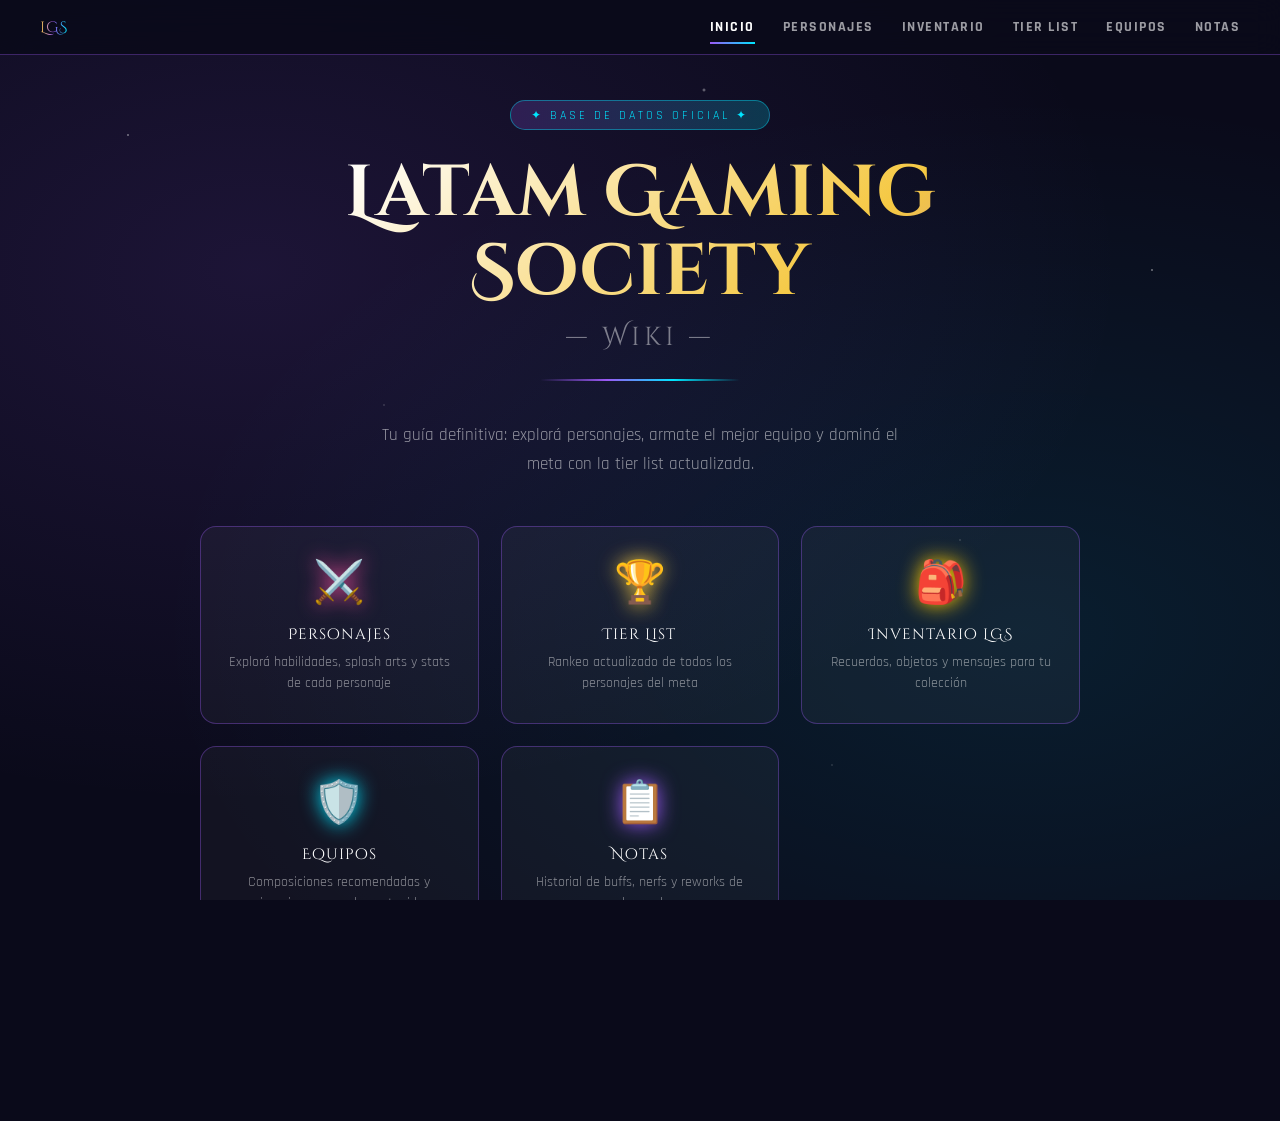
<file: index.html>
<!DOCTYPE html>
<html lang="es">
<head>
<meta charset="UTF-8">
<meta name="viewport" content="width=device-width, initial-scale=1.0">
<title>LGS Wiki</title>
<link rel="stylesheet" href="css/styles.css">
</head>
<body data-page="home">
<div class="bg-layer"></div>
<script src="js/nav.js"></script>
<div class="home-wrap">
  <div class="hero-badge">✦ Base de Datos Oficial ✦</div>
  <h1 class="hero-title">Latam Gaming<br>Society</h1>
  <p class="hero-sub">— Wiki —</p>
  <div class="hero-divider"></div>
  <p class="hero-desc">Tu guía definitiva: explorá personajes, armate el mejor equipo y dominá el meta con la tier list actualizada.</p>
  <div class="home-cards">
    <div class="home-card c-chars" onclick="goTo('personajes')">
      <span class="hcard-icon">⚔️</span>
      <div class="hcard-title">Personajes</div>
      <div class="hcard-desc">Explorá habilidades, splash arts y stats de cada personaje</div>
    </div>
    <div class="home-card c-tier" onclick="goTo('tierlist')">
      <span class="hcard-icon">🏆</span>
      <div class="hcard-title">Tier List</div>
      <div class="hcard-desc">Rankeo actualizado de todos los personajes del meta</div>
    </div>
    <div class="home-card c-inventario" onclick="goTo('inventario')">
      <span class="hcard-icon">🎒</span>
      <div class="hcard-title">Inventario LGS</div>
      <div class="hcard-desc">Recuerdos, objetos y mensajes para tu colección</div>
    </div>
    <div class="home-card c-teams" onclick="goTo('equipos')">
      <span class="hcard-icon">🛡️</span>
      <div class="hcard-title">Equipos</div>
      <div class="hcard-desc">Composiciones recomendadas y sinergias para cada contenido</div>
    </div>
    <div class="home-card c-notas" onclick="goTo('notas')">
      <span class="hcard-icon">📋</span>
      <div class="hcard-title">Notas</div>
      <div class="hcard-desc">Historial de buffs, nerfs y reworks de cada parche</div>
    </div>
  </div>
  <div class="home-stats">
    <div><div class="hstat-num">2</div><div class="hstat-label">Personajes</div></div>
    <div><div class="hstat-num">5</div><div class="hstat-label">Secciones</div></div>
    <div><div class="hstat-num">∞</div><div class="hstat-label">Builds</div></div>
  </div>
</div>
<script src="js/scripts.js" defer></script>
<div id="global-tooltip"></div>
</body>
</html>
</file>
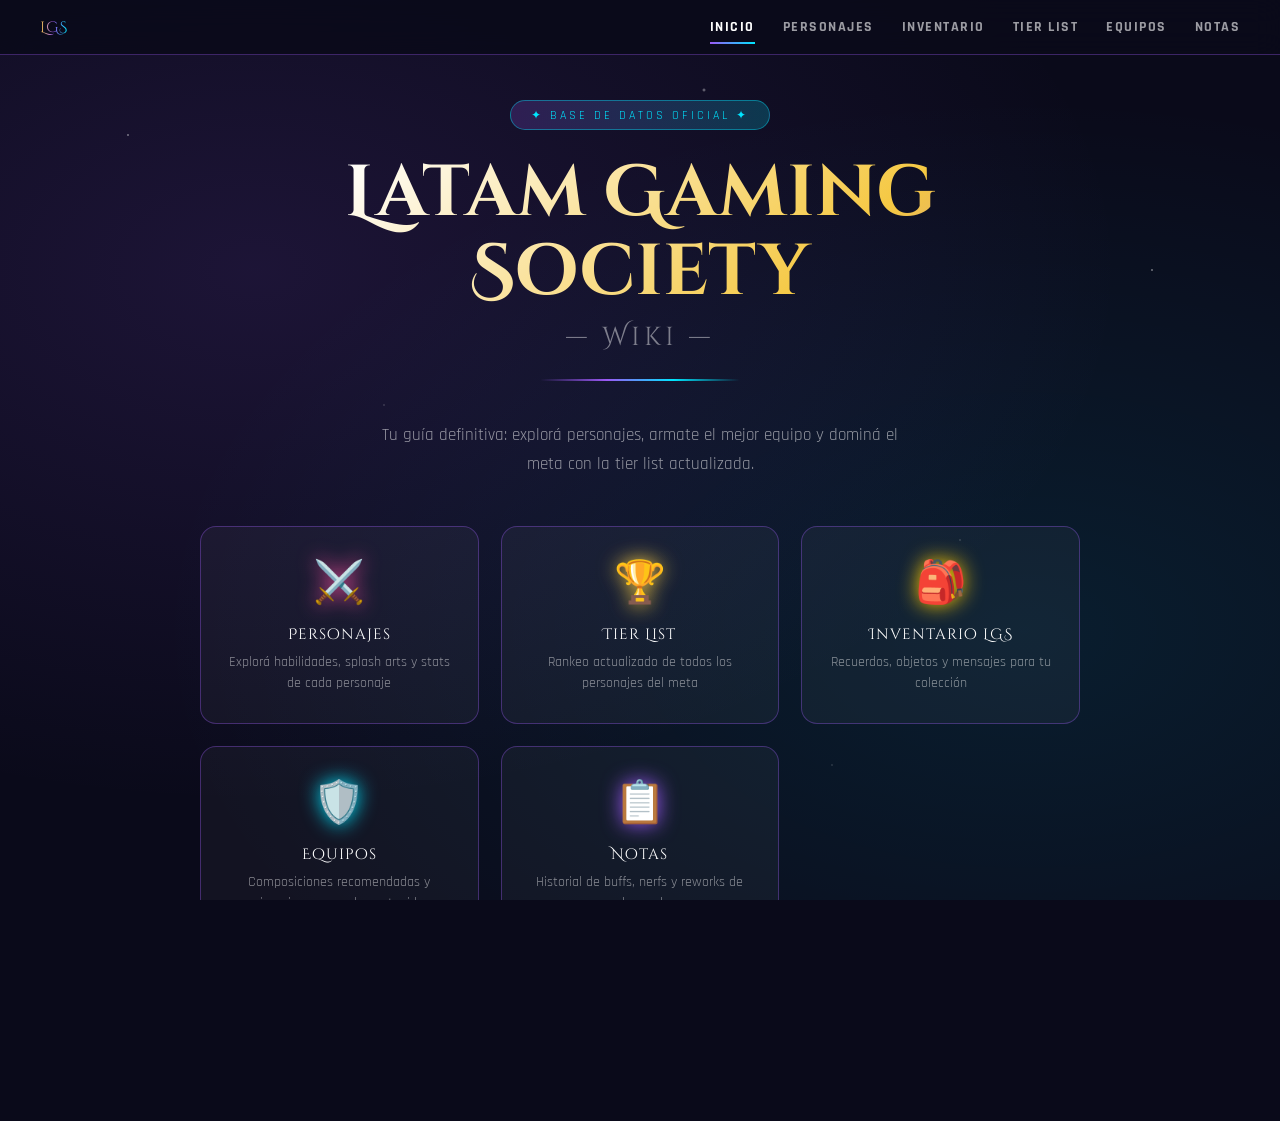
<file: LGS-WIKI-main/index.html>
<!DOCTYPE html>
<html lang="es">
<head>
<meta charset="UTF-8">
<meta name="viewport" content="width=device-width, initial-scale=1.0">
<title>LGS Wiki</title>
<link rel="stylesheet" href="styles.css">
</head>
<body data-page="home">
<div class="bg-layer"></div>
<nav>
  <div class="nav-logo" onclick="goTo('home')">LGS</div>
  <button class="nav-hamburger" id="nav-hamburger" aria-label="Menú">
    <span></span><span></span><span></span>
  </button>
  <div class="nav-links" id="nav-links">
    <button class="nav-btn" data-page="home"       onclick="goTo('home');closeMenu()">Inicio</button>
    <button class="nav-btn" data-page="personajes" onclick="goTo('personajes');closeMenu()">Personajes</button>
    <button class="nav-btn" data-page="inventario" onclick="goTo('inventario');closeMenu()">Inventario</button>
    <button class="nav-btn" data-page="tierlist"   onclick="goTo('tierlist');closeMenu()">Tier List</button>
    <button class="nav-btn" data-page="equipos"    onclick="goTo('equipos');closeMenu()">Equipos</button>
    <button class="nav-btn" data-page="notas"      onclick="goTo('notas');closeMenu()">Notas</button>
  </div>
</nav>
<div class="home-wrap">
  <div class="hero-badge">✦ Base de Datos Oficial ✦</div>
  <h1 class="hero-title">Latam Gaming<br>Society</h1>
  <p class="hero-sub">— Wiki —</p>
  <div class="hero-divider"></div>
  <p class="hero-desc">Tu guía definitiva: explorá personajes, armate el mejor equipo y dominá el meta con la tier list actualizada.</p>
  <div class="home-cards">
    <div class="home-card c-chars" onclick="goTo('personajes')">
      <span class="hcard-icon">⚔️</span>
      <div class="hcard-title">Personajes</div>
      <div class="hcard-desc">Explorá habilidades, splash arts y stats de cada personaje</div>
    </div>
    <div class="home-card c-tier" onclick="goTo('tierlist')">
      <span class="hcard-icon">🏆</span>
      <div class="hcard-title">Tier List</div>
      <div class="hcard-desc">Rankeo actualizado de todos los personajes del meta</div>
    </div>
    <div class="home-card c-inventario" onclick="goTo('inventario')">
      <span class="hcard-icon">🎒</span>
      <div class="hcard-title">Inventario LGS</div>
      <div class="hcard-desc">Recuerdos, objetos y mensajes para tu colección</div>
    </div>
    <div class="home-card c-teams" onclick="goTo('equipos')">
      <span class="hcard-icon">🛡️</span>
      <div class="hcard-title">Equipos</div>
      <div class="hcard-desc">Composiciones recomendadas y sinergias para cada contenido</div>
    </div>
    <div class="home-card c-notas" onclick="goTo('notas')">
      <span class="hcard-icon">📋</span>
      <div class="hcard-title">Notas</div>
      <div class="hcard-desc">Historial de buffs, nerfs y reworks de cada parche</div>
    </div>
  </div>
  <div class="home-stats">
    <div><div class="hstat-num">2</div><div class="hstat-label">Personajes</div></div>
    <div><div class="hstat-num">5</div><div class="hstat-label">Secciones</div></div>
    <div><div class="hstat-num">∞</div><div class="hstat-label">Builds</div></div>
  </div>
</div>
<script src="scripts.js" defer></script>
</body>
</html>
</file>
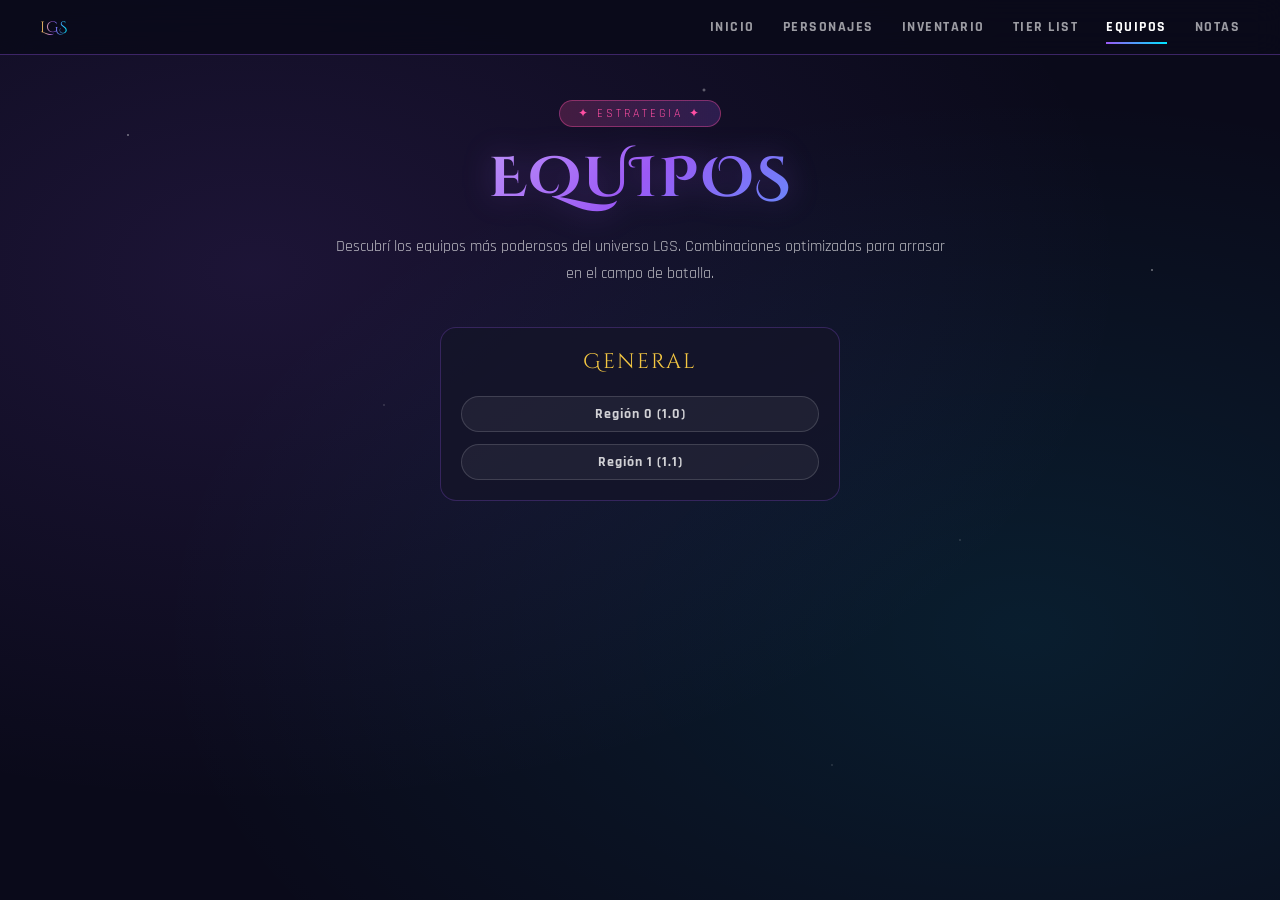
<file: equipos.html>
<!DOCTYPE html>
<html lang="es">
<head>
<meta charset="UTF-8">
<meta name="viewport" content="width=device-width, initial-scale=1.0">
<title>Equipos · LGS Wiki</title>
<link rel="stylesheet" href="css/styles.css">
<style>
/* ── EQUIPOS WRAP ── */
.equipos-wrap{
  position:relative;z-index:1;
  max-width:1100px;margin:100px auto 60px;padding:0 20px;
}
.equipos-intro{
  position:relative;z-index:2;
  text-align:center;margin-bottom:40px;
}
.equipos-desc{
  color:rgba(255,255,255,.7);
  font-size:1rem;line-height:1.7;max-width:620px;margin:16px auto 24px;
}
.equipos-version{
  display:inline-block;
  background:linear-gradient(90deg,rgba(155,89,245,.2),rgba(0,229,255,.2));
  border:1px solid rgba(0,229,255,.35);border-radius:20px;padding:6px 22px;
  font-family:'Cinzel Decorative',cursive;font-size:.78rem;letter-spacing:2px;color:var(--cyan);
}

/* ── SELECTOR DE REGIÓN ── */
.selector-grid {
  display: flex;
  flex-wrap: wrap;
  gap: 30px;
  justify-content: center;
  margin-bottom: 40px;
}
.general-col {
  flex: 1;
  min-width: 250px;
  max-width: 400px;
  background: rgba(20,20,40,0.8);
  border: 1px solid rgba(155,89,245,0.25);
  border-radius: 16px;
  padding: 20px;
  display: flex;
  flex-direction: column;
  align-items: center;
  gap: 12px;
}
.general-title {
  font-family: 'Cinzel Decorative', cursive;
  font-size: 1.3rem;
  color: var(--gold);
  letter-spacing: 2px;
  margin-bottom: 8px;
  text-align: center;
}
.region-btn {
  width: 100%;
  background: rgba(255,255,255,0.05);
  border: 1px solid rgba(255,255,255,0.15);
  border-radius: 20px;
  padding: 8px 16px;
  font-size: 0.85rem;
  font-weight: 700;
  color: rgba(255,255,255,0.8);
  cursor: pointer;
  transition: all 0.2s;
  font-family: 'Rajdhani', sans-serif;
  letter-spacing: 1px;
}
.region-btn:hover {
  background: rgba(155,89,245,0.2);
  border-color: var(--violet);
  color: #fff;
}

/* ── BARRA DE NAVEGACIÓN INTERNA ── */
.back-bar {
  display: flex;
  align-items: center;
  gap: 10px;
  margin-bottom: 20px;
}
.back-btn {
  background: rgba(255,255,255,0.05);
  border: 1px solid rgba(155,89,245,0.3);
  border-radius: 20px;
  padding: 6px 16px;
  font-size: 0.8rem;
  font-weight: 700;
  color: var(--violet);
  cursor: pointer;
  transition: background 0.2s;
  font-family: 'Rajdhani', sans-serif;
  letter-spacing: 1px;
}
.back-btn:hover {
  background: rgba(155,89,245,0.2);
}
.active-selection {
  font-size: 0.9rem;
  color: rgba(255,255,255,0.6);
  font-weight: 600;
}

/* ── REGLAS (se muestra dinámicamente) ── */
.reglas-box {
  background: rgba(0,229,255,0.08);
  border: 1px solid rgba(0,229,255,0.25);
  border-radius: 14px;
  padding: 18px 22px;
  margin-bottom: 28px;
  color: rgba(255,255,255,0.8);
  font-size: 0.9rem;
  line-height: 1.7;
}
.reglas-box strong {
  color: var(--cyan);
}

/* ── LISTA DE EQUIPOS ── */
#equipos-list {
  display: none;
}
.equipo-card{
  background: rgba(10,10,20,0.85);
  border:1px solid rgba(155,89,245,0.35);
  border-radius:14px;
  padding:16px 20px;
  margin-bottom:14px;
  display:flex;
  align-items:center;
  gap:20px;
  transition:border-color .3s,box-shadow .3s;
}
.equipo-card:hover{
  border-color:var(--violet);
  box-shadow:0 6px 20px rgba(0,0,0,.5);
}
.equipo-num{
  font-family:'Cinzel Decorative',cursive;
  font-size:.75rem;color:rgba(255,255,255,.25);
  width:24px;flex-shrink:0;text-align:center;
}
.equipo-chars{display:flex;gap:10px;flex-shrink:0;}

/* NUEVA BARRA DE DAÑO */
.equipo-dmg-bar{
  width:200px;flex-shrink:0;
  display:flex;flex-direction:column;align-items:center;gap:6px;
}
.dmg-top-row {
  display: flex;
  align-items: baseline;
  justify-content: center;
  gap: 12px;
  width: 100%;
}
.dmg-percent{
  font-size:1.3rem;font-weight:900;color:var(--gold);
}
.dmg-number{
  font-size:1.4rem;font-weight:900;color:#fff;
  line-height:1;
}
.dmg-number small {
  font-size:0.7rem;
  font-weight:600;
  color:rgba(255,255,255,0.5);
  margin-left:4px;
}
.bar-bg{width:100%;height:8px;background:rgba(255,255,255,.07);border-radius:4px;overflow:hidden;}
.bar-fill{height:100%;background:linear-gradient(90deg,var(--cyan),var(--violet));border-radius:4px;}

/* Tarjetas de personajes */
.eq-card{
  width:105px;background:rgba(255,255,255,.04);border:1px solid rgba(255,255,255,.1);
  border-radius:10px;overflow:hidden;display:flex;flex-direction:column;flex-shrink:0;
}
.eq-card-art{width:100%;height:80px;position:relative;overflow:hidden;}
.eq-card-art img{width:100%;height:100%;object-fit:cover;object-position:top center;display:block;}
.eq-card-art-bg{width:100%;height:100%;display:flex;align-items:center;justify-content:center;
  font-size:1.1rem;color:rgba(255,255,255,.15);}
.eq-card-elem{position:absolute;top:5px;left:5px;width:9px;height:9px;
  border-radius:50%;border:1px solid rgba(255,255,255,.3);z-index:2;}
.eq-card-body{padding:5px 6px;background:rgba(10,10,26,.85);
  border-top:1px solid rgba(255,255,255,.06);text-align:center;}
.eq-card-name{font-family:'Cinzel Decorative',cursive;font-size:.58rem;color:#fff;
  white-space:nowrap;overflow:hidden;text-overflow:ellipsis;}
.eq-card-elname{font-size:.5rem;color:rgba(255,255,255,.35);letter-spacing:1px;margin-top:1px;}

/* Responsive */
@media(max-width:700px){
  .selector-grid {
    flex-direction: column;
    align-items: center;
  }
  .general-col {
    width: 100%;
    max-width: 400px;
  }
  .equipo-card{flex-wrap:wrap;}
  .equipo-dmg-bar{
    width:100%;
    flex-direction:row;
    justify-content:space-between;
    align-items:center;
    gap:10px;
  }
  .dmg-top-row {
    flex-direction: row;
    justify-content: flex-start;
    gap: 10px;
    width: auto;
  }
  .bar-bg{flex:1;margin:0 8px;}
  .eq-card{width:84px;}
  .eq-card-art{height:66px;}
}
</style>
</head>
<body data-page="equipos">
<div class="bg-layer"></div>
<script src="js/nav.js"></script>

<div class="equipos-wrap">
  <div class="equipos-intro">
    <div class="section-badge">✦ Estrategia ✦</div>
    <h1 class="section-title">Equipos</h1>
    <p class="equipos-desc">Descubrí los equipos más poderosos del universo LGS. Combinaciones optimizadas para arrasar en el campo de batalla.</p>
  </div>

  <!-- PANEL DE SELECCIÓN -->
  <div id="selector-panel">
    <div class="selector-grid">
      <div class="general-col">
        <div class="general-title">General</div>
        <button class="region-btn" data-region="1.0">Región 0 (1.0)</button>
        <button class="region-btn" data-region="1.1">Región 1 (1.1)</button>
      </div>
    </div>
  </div>

  <!-- BARRA DE RETORNO + INFO DE SELECCIÓN -->
  <div id="nav-bar" style="display: none;">
    <div class="back-bar">
      <button class="back-btn" id="back-btn">← Volver a selección</button>
      <span class="active-selection" id="active-selection-text"></span>
    </div>
    <div id="reglas-container"></div>
  </div>

  <!-- LISTA DE EQUIPOS (se llena dinámicamente) -->
  <div id="equipos-list"></div>
</div>

<script src="data/personajes-data.js" defer></script>
<script src="data/equipos-data.js" defer></script>
<script src="js/scripts.js" defer></script>
<div id="global-tooltip"></div>

<script defer>
let currentSelection = null;

// ════════════════════════════════════════
// FUNCIONES DE RENDER DE EQUIPOS
// ════════════════════════════════════════
function renderEquipos(equipos) {
  const container = document.getElementById('equipos-list');
  if (!container) return;

  if (!equipos || equipos.length === 0) {
    container.innerHTML = '<p style="text-align:center; color:rgba(255,255,255,0.4);">No hay equipos disponibles para esta selección.</p>';
    container.style.display = 'block';
    return;
  }

  const DAMAGE_BASE = equipos.length >= 5 ? equipos[4].dmg : equipos[0].dmg;

  container.innerHTML = equipos.map((equipo, idx) => {
    const porcentaje = Math.round((equipo.dmg / DAMAGE_BASE) * 100);
    const relativo   = porcentaje - 100;
    const signo      = relativo >= 0 ? '+' : '';
    const barWidth   = Math.min(100, Math.max(0, porcentaje));

    const charsHTML = equipo.chars.map(id => {
      const c = CHARS.find(x => x.id === id);
      if (!c) {
        return `<div class="eq-card">
          <div class="eq-card-art">
            <div class="eq-card-art-bg">?</div>
          </div>
        </div>`;
      }
      const el = EC[c.element];
      const imgSrc = CARTA_IMG[id] || c.art;
      const artHtml = imgSrc
        ? `<img src="${imgSrc}" alt="${c.name}">`
        : `<div class="eq-card-art-bg" style="background:${GRAD[c.element]};"></div>`;
      return `
        <div class="eq-card">
          <div class="eq-card-art">
            ${artHtml}
            <div class="eq-card-elem" style="background:${el.color};box-shadow:0 0 5px ${el.color};"></div>
          </div>
          <div class="eq-card-body">
            <div class="eq-card-name">${c.name}</div>
            <div class="eq-card-elname">${el.label}</div>
          </div>
        </div>`;
    }).join('');

    return `
      <div class="equipo-card">
        <div class="equipo-num">#${idx + 1}</div>
        <div class="equipo-chars">${charsHTML}</div>
        <div class="equipo-dmg-bar">
          <div class="dmg-top-row">
            <span class="dmg-percent" style="color:${relativo > 0 ? '#69f0ae' : (relativo < 0 ? '#ff5252' : 'var(--gold)')}">${signo}${relativo}%</span>
            <span class="dmg-number">${equipo.dmg.toLocaleString()}<small>DMG</small></span>
          </div>
          <div class="bar-bg"><div class="bar-fill" style="width:${barWidth}%"></div></div>
        </div>
      </div>`;
  }).join('');

  container.style.display = 'block';
}

// ════════════════════════════════════════
// MANEJO DE LA INTERFAZ
// ════════════════════════════════════════
document.addEventListener('DOMContentLoaded', () => {
  const selectorPanel = document.getElementById('selector-panel');
  const navBar = document.getElementById('nav-bar');
  const equiposList = document.getElementById('equipos-list');
  const reglasContainer = document.getElementById('reglas-container');
  const backBtn = document.getElementById('back-btn');
  const activeText = document.getElementById('active-selection-text');

  document.querySelectorAll('.region-btn').forEach(btn => {
    btn.addEventListener('click', () => {
      const region = btn.dataset.region;
      const equipos = DATA_EQUIPOS[region] || [];

      currentSelection = { region };
      activeText.textContent = `General · Región ${region}`;

      // Mostrar reglas para ambas regiones
      reglasContainer.innerHTML = REGLAS_GENERAL;

      selectorPanel.style.display = 'none';
      navBar.style.display = 'block';
      equiposList.style.display = 'block';

      renderEquipos(equipos);
    });
  });

  backBtn.addEventListener('click', () => {
    selectorPanel.style.display = 'block';
    navBar.style.display = 'none';
    equiposList.style.display = 'none';
    equiposList.innerHTML = '';
    reglasContainer.innerHTML = '';
    currentSelection = null;
  });
});
</script>
</body>
</html>
</file>
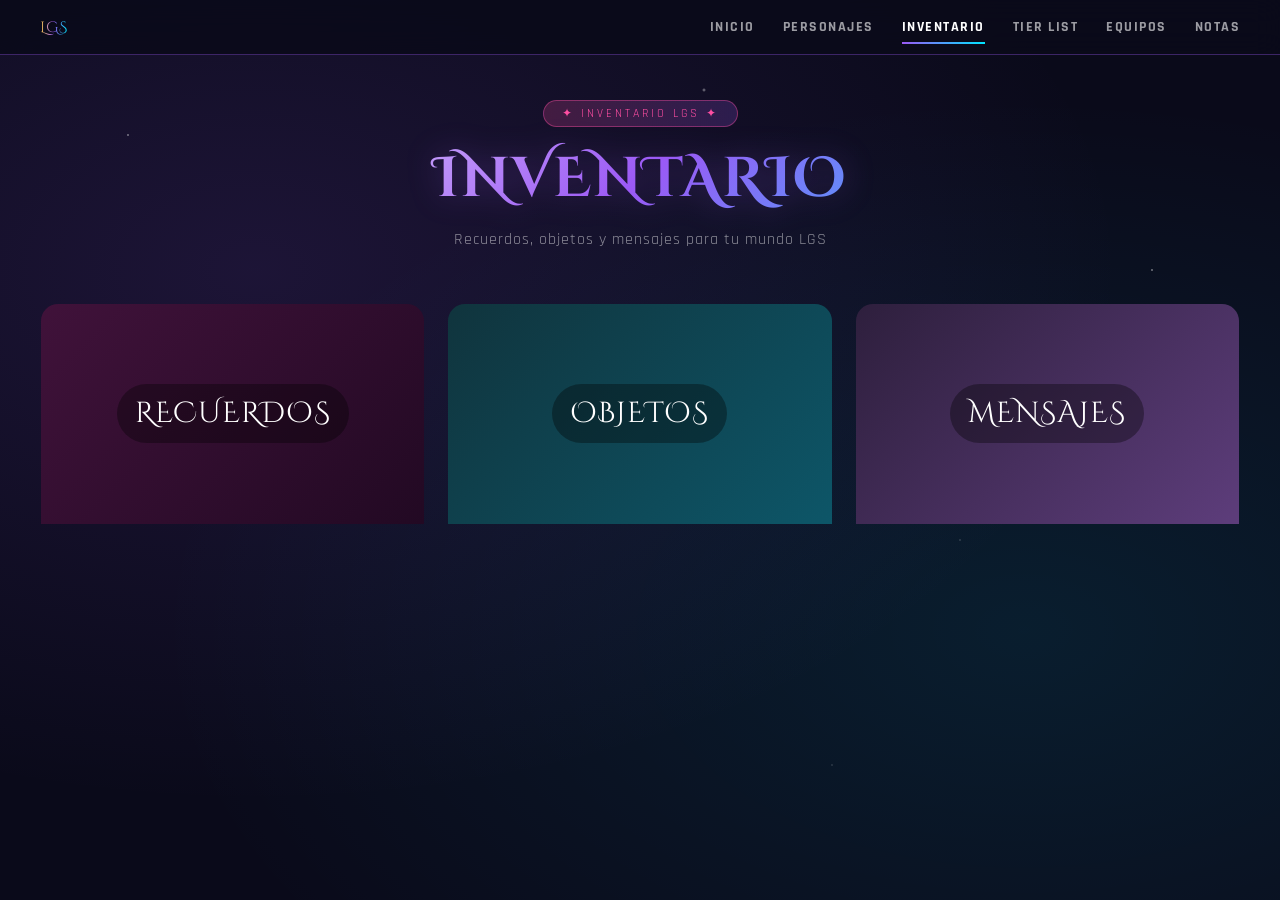
<file: inventario.html>
<!DOCTYPE html>
<html lang="es">
<head>
<meta charset="UTF-8">
<meta name="viewport" content="width=device-width, initial-scale=1.0">
<title>Inventario LGS · LGS Wiki</title>
<link rel="stylesheet" href="css/styles.css">
</head>
<body data-page="inventario">
<div class="bg-layer"></div>
<script src="js/nav.js"></script>
<div class="inventory-wrap">
  <div class="section-header">
    <div class="section-badge">✦ Inventario LGS ✦</div>
    <h2 class="section-title">Inventario</h2>
    <p class="section-sub">Recuerdos, objetos y mensajes para tu mundo LGS</p>
  </div>
  <div class="inventory-grid">
    <article class="inventory-card">
      <div class="inventory-card-media inventory-card-media-recuerdos">
        <span>Recuerdos</span>
      </div>
      <div class="inventory-card-body">
        <div class="inventory-card-title">Recuerdos</div>
        <p class="inventory-card-desc">Espacio para colocar imágenes de momentos clave, eventos y colecciones de recuerdos dentro del universo LGS.</p>
        <div class="inventory-card-notice">Añade aquí banners, capturas o ilustraciones relacionadas con tus recuerdos.</div>
      </div>
    </article>
    <article class="inventory-card">
      <div class="inventory-card-media inventory-card-media-objetos">
        <span>Objetos</span>
      </div>
      <div class="inventory-card-body">
        <div class="inventory-card-title">Objetos</div>
        <p class="inventory-card-desc">Lugar para subir imágenes de objetos especiales, ítems de colección y equipamiento de tu inventario.</p>
        <div class="inventory-card-notice">Perfecto para inventario de rarezas, objetos de evento o decoración temática.</div>
      </div>
    </article>
    <article class="inventory-card" onclick="goTo('mensajes')" style="cursor:pointer;">
      <div class="inventory-card-media inventory-card-media-mensajes">
        <span>Mensajes</span>
      </div>
      <div class="inventory-card-body">
        <div class="inventory-card-title">Mensajes</div>
        <p class="inventory-card-desc">Sección para chatear con otros usuarios, responder mensajes y compartir contenido social.</p>
        <div class="inventory-card-notice">¡Foro comunitario en tiempo real!</div>
      </div>
    </article>
  </div>
</div>
<script src="js/scripts.js" defer></script>
<div id="global-tooltip"></div>
</body>
</html>
</file>
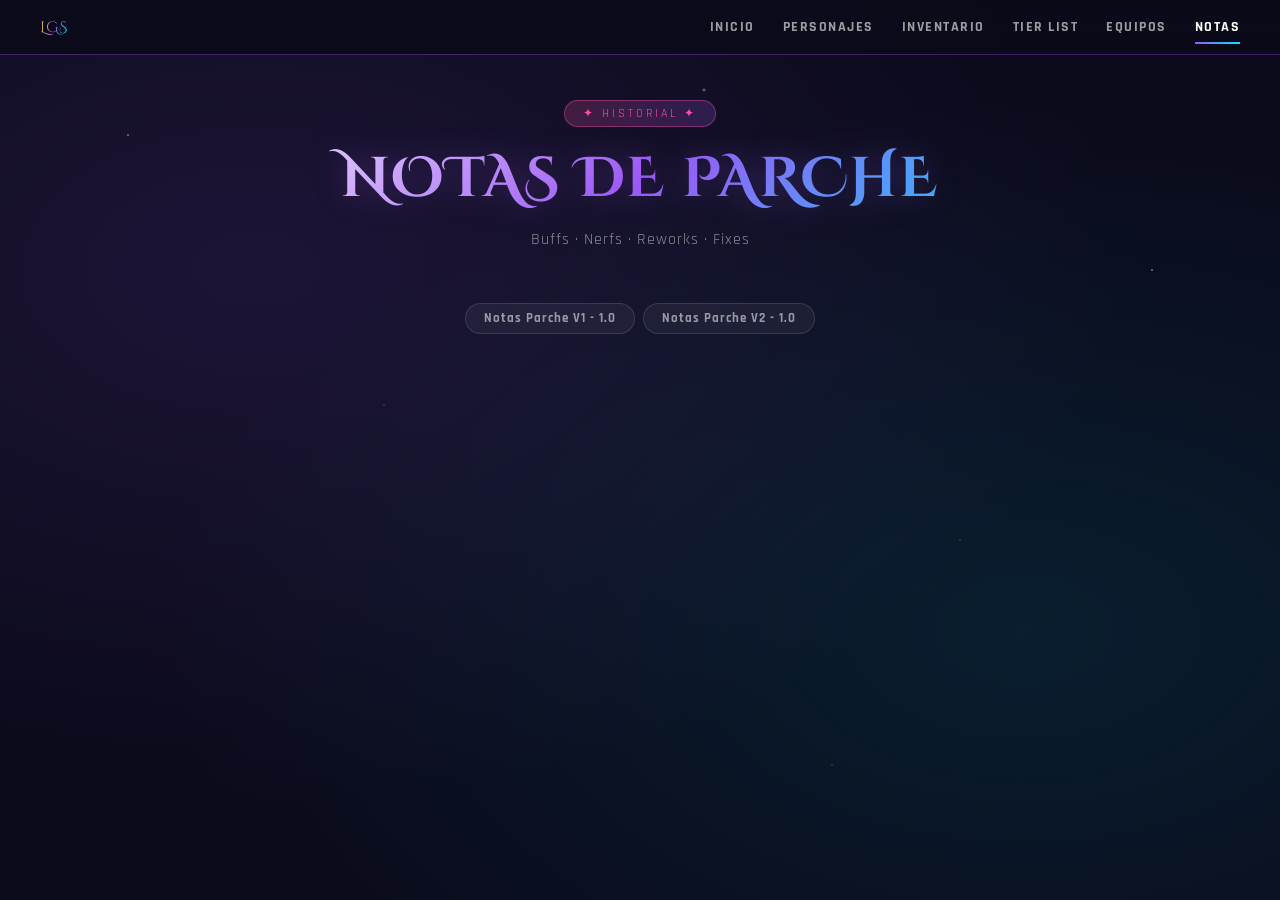
<file: notas.html>
<!DOCTYPE html>
<html lang="es">
<head>
<meta charset="UTF-8">
<meta name="viewport" content="width=device-width, initial-scale=1.0">
<title>LGS Wiki – Notas de Parche</title>
<link rel="stylesheet" href="css/styles.css">
<style>
/* ── Versiones selector ── */
.patch-wrap{position:relative;z-index:1;padding:100px 40px 60px;max-width:1100px;margin:0 auto;}

.version-tabs{display:flex;flex-wrap:wrap;gap:8px;margin-bottom:36px;justify-content:center;}
.vtab{background:rgba(255,255,255,.05);border:1px solid rgba(255,255,255,.12);border-radius:20px;
  padding:6px 18px;font-size:.82rem;font-weight:700;cursor:pointer;transition:all .22s;
  color:rgba(255,255,255,.55);letter-spacing:1px;font-family:'Rajdhani',sans-serif;}
.vtab:hover{border-color:rgba(155,89,245,.5);color:#fff;}
.vtab.active{background:rgba(155,89,245,.22);border-color:var(--violet);color:#fff;}

/* ════════════════════════════════════════
   ESTILOS DEL MODAL (GENÉRICO)
════════════════════════════════════════ */
.tl-modal-overlay {
  position: fixed; inset: 0; z-index: 1000;
  background: rgba(0,0,0,.85); backdrop-filter: blur(6px);
  display: flex; align-items: center; justify-content: center;
  opacity: 0; pointer-events: none; transition: opacity .25s;
}
.tl-modal-overlay.open { opacity: 1; pointer-events: all; }

.tl-modal-card {
  width: 520px; max-width: 94vw;
  background: #0f0f24;
  border: 1px solid rgba(155,89,245,.4);
  border-radius: 16px; overflow: hidden;
  position: relative;
  transform: translateY(20px);
  transition: transform .25s;
}
.tl-modal-overlay.open .tl-modal-card { transform: translateY(0); }

.tl-modal-close {
  position: absolute; top: 10px; right: 10px; z-index: 10;
  background: rgba(0,0,0,.6); border: 1px solid rgba(255,255,255,.2);
  color: #fff; width: 30px; height: 30px; border-radius: 50%;
  display: flex; align-items: center; justify-content: center;
  cursor: pointer; font-size: 1rem; transition: background .2s;
}
.tl-modal-close:hover { background: rgba(255,79,163,.6); }

.tl-modal-header {
  padding: 12px 16px;
  background: rgba(0,0,0,.3);
  font-family: 'Cinzel Decorative', cursive;
  font-size: 1rem; color: #fff;
  text-align: center; letter-spacing: 1px;
  border-bottom: 1px solid rgba(255,255,255,.05);
}

/* ── Sección de cambios de personaje ── */
.patch-content {
  margin-top: 24px;
  display: none;
}
.patch-content.active {
  display: block;
}
.patch-chars-title {
  font-family: 'Cinzel Decorative', cursive;
  font-size: 1.1rem;
  color: var(--cyan);
  letter-spacing: 2px;
  text-align: center;
  margin-bottom: 20px;
  text-transform: uppercase;
}
.char-grid {
  display: grid;
  grid-template-columns: repeat(auto-fill, minmax(140px, 1fr));
  gap: 12px;
}
.char-card-small {
  background: rgba(255,255,255,0.04);
  border: 1px solid rgba(255,255,255,0.1);
  border-radius: 10px;
  padding: 12px;
  cursor: pointer;
  transition: all 0.2s;
  text-align: center;
}
.char-card-small:hover {
  border-color: var(--violet);
  background: rgba(155,89,245,0.1);
  transform: translateY(-2px);
  box-shadow: 0 4px 12px rgba(0,0,0,0.3);
}
.char-card-small .char-name {
  font-family: 'Cinzel Decorative', cursive;
  font-size: 0.8rem;
  color: #fff;
  margin-bottom: 6px;
  white-space: nowrap;
  overflow: hidden;
  text-overflow: ellipsis;
}
.char-card-small .char-elem {
  display: flex;
  align-items: center;
  justify-content: center;
  gap: 5px;
  font-size: 0.7rem;
  color: rgba(255,255,255,0.5);
}
.char-card-small .char-elem-dot {
  width: 8px; height: 8px;
  border-radius: 50%;
  flex-shrink: 0;
}

/* ── Modal de cambios ── */
.char-changes-summary {
  display: flex;
  justify-content: center;
  gap: 12px;
  margin-bottom: 16px;
  font-size: 0.85rem;
  color: rgba(255,255,255,0.7);
}
.char-changes-summary span {
  display: flex;
  align-items: center;
  gap: 4px;
}
.char-changes-table {
  width: 100%;
  border-collapse: collapse;
  font-size: 0.8rem;
  color: rgba(255,255,255,0.8);
}
.char-changes-table th {
  font-family: 'Cinzel Decorative', cursive;
  font-size: 0.65rem;
  letter-spacing: 1.5px;
  color: rgba(255,255,255,0.5);
  text-transform: uppercase;
  padding: 6px 8px;
  border-bottom: 1px solid rgba(255,255,255,0.1);
  text-align: left;
}
.char-changes-table td {
  padding: 5px 8px;
  border-bottom: 1px solid rgba(255,255,255,0.04);
  vertical-align: middle;
}
.char-change-buff { color: #2ed573; font-weight: 700; }
.char-change-nerf { color: #ff4757; font-weight: 700; }
.char-change-indicator {
  display: inline-block;
  width: 10px; height: 10px;
  border-radius: 50%;
  margin-right: 4px;
}
</style>
</head>
<body data-page="notas">
<div class="bg-layer"></div>

<script src="js/nav.js"></script>

<div class="patch-wrap">
  <!-- HEADER -->
  <div class="section-header">
    <div class="section-badge">✦ Historial ✦</div>
    <h1 class="section-title">Notas de Parche</h1>
    <p class="section-sub">Buffs · Nerfs · Reworks · Fixes</p>
  </div>

  <!-- BOTONES DE VERSIÓN -->
  <div class="version-tabs">
    <button class="vtab" id="btn-v1">Notas Parche V1 - 1.0</button>
    <button class="vtab" id="btn-v2">Notas Parche V2 - 1.0</button>
  </div>

  <!-- Contenedor dinámico para la versión activa -->
  <div id="patch-content" class="patch-content"></div>
</div>

<!-- Modales de versión (vacío por ahora) -->
<div class="tl-modal-overlay" id="v1-modal-overlay">
  <div class="tl-modal-card">
    <button class="tl-modal-close" id="v1-modal-close">✕</button>
    <div class="tl-modal-header">Notas Parche V1 - Version 1.0</div>
    <div style="padding:20px; text-align:center; color:rgba(255,255,255,0.5);">
      Próximamente...
    </div>
  </div>
</div>

<div class="tl-modal-overlay" id="v2-modal-overlay">
  <div class="tl-modal-card">
    <button class="tl-modal-close" id="v2-modal-close">✕</button>
    <div class="tl-modal-header">Notas Parche V2 - Version 1.0</div>
    <div style="padding:20px; text-align:center; color:rgba(255,255,255,0.5);">
      Próximamente...
    </div>
  </div>
</div>

<!-- Modal para personaje individual (se reutiliza) -->
<div class="tl-modal-overlay" id="char-modal-overlay">
  <div class="tl-modal-card">
    <button class="tl-modal-close" id="char-modal-close">✕</button>
    <div class="tl-modal-header" id="char-modal-header">Personaje</div>
    <div id="char-modal-body"></div>
  </div>
</div>

<script src="data/personajes-data.js" defer></script>
<script src="data/notas-data.js" defer></script>
<script src="js/scripts.js" defer></script>
<script>
// ── Configuración de modales de versión y del contenido dinámico ──
document.addEventListener('DOMContentLoaded', () => {
  // Referencias
  const patchContent = document.getElementById('patch-content');
  const btnV1 = document.getElementById('btn-v1');
  const btnV2 = document.getElementById('btn-v2');
  const charModal = document.getElementById('char-modal-overlay');
  const charModalClose = document.getElementById('char-modal-close');
  const charModalHeader = document.getElementById('char-modal-header');
  const charModalBody = document.getElementById('char-modal-body');

  
  // Función para abrir modal de personaje con cambios
  function openCharModal(char) {
    if (!char) return;
    const el = EC[char.element];
    charModalHeader.innerHTML = `
      <span class="char-elem-dot" style="background:${el?.color || '#fff'}; box-shadow: 0 0 5px ${el?.color || '#fff'}; display: inline-block; width: 10px; height: 10px; border-radius: 50%; margin-right: 6px; vertical-align: middle;"></span>
      ${char.name} - ${el?.label || ''}
    `;

    const cambios = cambiosPorPersonaje[char.id];
    if (cambios) {
      if (cambios.length === 0) {
        charModalBody.innerHTML = '<div style="padding:20px; text-align:center; color:rgba(255,255,255,0.5);">Sin cambios en esta versión.</div>';
        charModal.classList.add('open');
        return;
      }

      const buffs = cambios.filter(c => c.tipo === 'buff').length;
      const nerfs = cambios.filter(c => c.tipo === 'nerf').length;
      const reworks = cambios.filter(c => c.tipo === 'rework').length;

      let html = `
        <div style="padding:12px 16px;">
          <div class="char-changes-summary">
            <span style="color:#2ed573;">🟢 ${buffs} Buffs</span>
            <span style="color:#ff4757;">🔴 ${nerfs} Nerfs</span>
            <span style="color:var(--cyan);">🔵 ${reworks} Reworks</span>
          </div>
          <table class="char-changes-table">
            <thead><tr><th>Atributo / Habilidad</th><th>Antes</th><th>Ahora</th></tr></thead>
            <tbody>
      `;

      cambios.forEach(c => {
        const colorClass = c.tipo === 'buff' ? 'char-change-buff' : (c.tipo === 'nerf' ? 'char-change-nerf' : '');
        html += `<tr>
          <td>${c.atributo}</td>
          <td style="color:rgba(255,255,255,0.6);">${c.antes}</td>
          <td class="${colorClass}">${c.ahora}</td>
        </tr>`;
      });

      html += `</tbody></table></div>`;
      charModalBody.innerHTML = html;
    } else {
      charModalBody.innerHTML = '<div style="padding:20px; text-align:center; color:rgba(255,255,255,0.5);">Próximamente...<br>(cambios de la V1)</div>';
    }

    charModal.classList.add('open');
  }

  // Cerrar modal de personaje
  function closeCharModal() {
    charModal.classList.remove('open');
  }

  charModalClose.addEventListener('click', closeCharModal);
  charModal.addEventListener('click', (e) => {
    if (e.target === charModal) closeCharModal();
  });
  document.addEventListener('keydown', (e) => {
    if (e.key === 'Escape' && charModal.classList.contains('open')) closeCharModal();
  });

  // Generar la cuadrícula de personajes para V1
  function renderV1Content() {
    if (!CHARS || !EC) {
      patchContent.innerHTML = '<p style="color:rgba(255,255,255,0.4); text-align:center;">Cargando datos de personajes...</p>';
      return;
    }

    let html = '<div class="patch-chars-title">Cambios en Personajes</div>';
    html += '<div class="char-grid">';

    CHARS.forEach(char => {
      const el = EC[char.element];
      html += `
        <div class="char-card-small" data-id="${char.id}">
          <div class="char-name">${char.name}</div>
          <div class="char-elem">
            <span class="char-elem-dot" style="background:${el?.color || '#fff'}; box-shadow: 0 0 5px ${el?.color || '#fff'};"></span>
            ${el?.label || char.element}
          </div>
        </div>
      `;
    });

    html += '</div>';
    patchContent.innerHTML = html;

    // Agregar eventos a las tarjetas
    document.querySelectorAll('.char-card-small').forEach(card => {
      card.addEventListener('click', () => {
        const id = parseInt(card.dataset.id);
        const character = CHARS.find(c => c.id === id);
        if (character) openCharModal(character);
      });
    });
  }

  // Manejo de clicks en botones de versión
  function setActiveButton(activeBtn) {
    [btnV1, btnV2].forEach(b => b.classList.remove('active'));
    if (activeBtn) activeBtn.classList.add('active');
  }

  btnV1.addEventListener('click', () => {
    setActiveButton(btnV1);
    patchContent.classList.add('active');
    renderV1Content();
  });

  btnV2.addEventListener('click', () => {
    setActiveButton(btnV2);
    patchContent.classList.remove('active');
    patchContent.innerHTML = '';
    // Aquí en el futuro se cargará el contenido de V2
  });

  // Inicialmente oculto
  patchContent.classList.remove('active');
});
</script>
<div id="global-tooltip"></div>
</body>
</html>
</file>
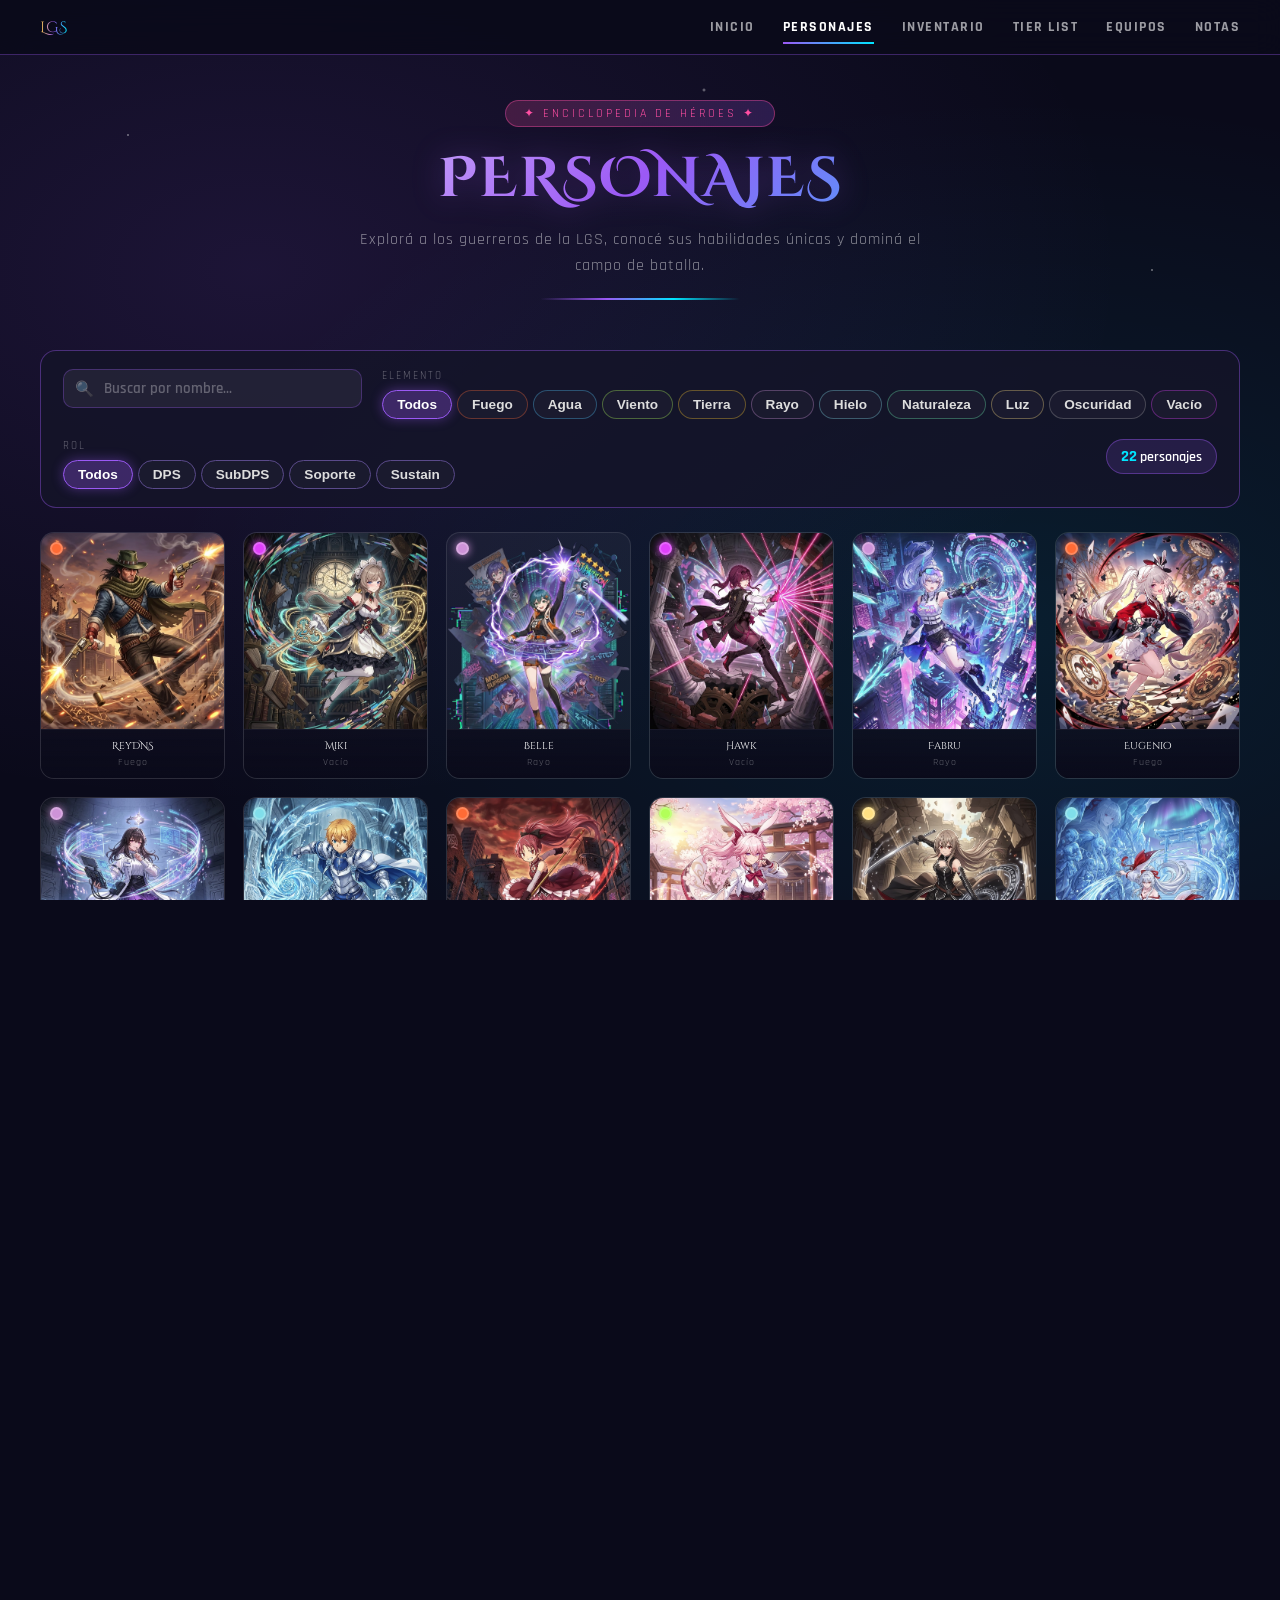
<file: personajes.html>
<!DOCTYPE html>
<html lang="es">
<head>
<meta charset="UTF-8">
<meta name="viewport" content="width=device-width, initial-scale=1.0">
<title>Personajes · LGS Wiki</title>
<link rel="stylesheet" href="css/styles.css">
</head>
<body data-page="personajes">
<div class="bg-layer"></div>
<script src="js/nav.js"></script>

<div class="chars-wrap">
  <div class="section-header">
    <div class="section-badge">✦ Enciclopedia de Héroes ✦</div>
    <h2 class="section-title">Personajes</h2>
    <p class="section-sub">Explorá a los guerreros de la LGS, conocé sus habilidades únicas y dominá el campo de batalla.</p>
    <div class="hero-divider" style="margin: 20px auto;"></div>
  </div>

<div class="filters">
  <div class="search-wrap">
    <span class="s-icon">🔍</span>
    <input type="text" id="search-input" placeholder="Buscar por nombre...">
  </div>
  <div class="fg">
    <span class="fl">Elemento</span>
    <div class="fp" id="filter-elements"></div>
  </div>
  <div class="fg">
    <span class="fl">Rol</span>
    <div class="fp" id="filter-roles">
      <button class="pill active" data-role="all">Todos</button>
      <button class="pill" data-role="dps">DPS</button>
      <button class="pill" data-role="subdps">SubDPS</button>
      <button class="pill" data-role="soporte">Soporte</button>
      <button class="pill" data-role="sustain">Sustain</button>
    </div>
  </div>
  <div class="count-lbl"><span id="char-count">0</span> personajes</div>
</div>

  <div class="chars-grid" id="chars-grid"></div>
</div>

<div class="modal-overlay" id="modal-overlay">
  <div class="modal">
    <button class="modal-close" id="modal-close">✕</button>
    <div id="modal-content"></div>
  </div>
</div>
<script src="data/personajes-data.js" defer></script>
<script src="js/scripts.js" defer></script>
<div id="global-tooltip"></div>
</body>
</html>
</file>
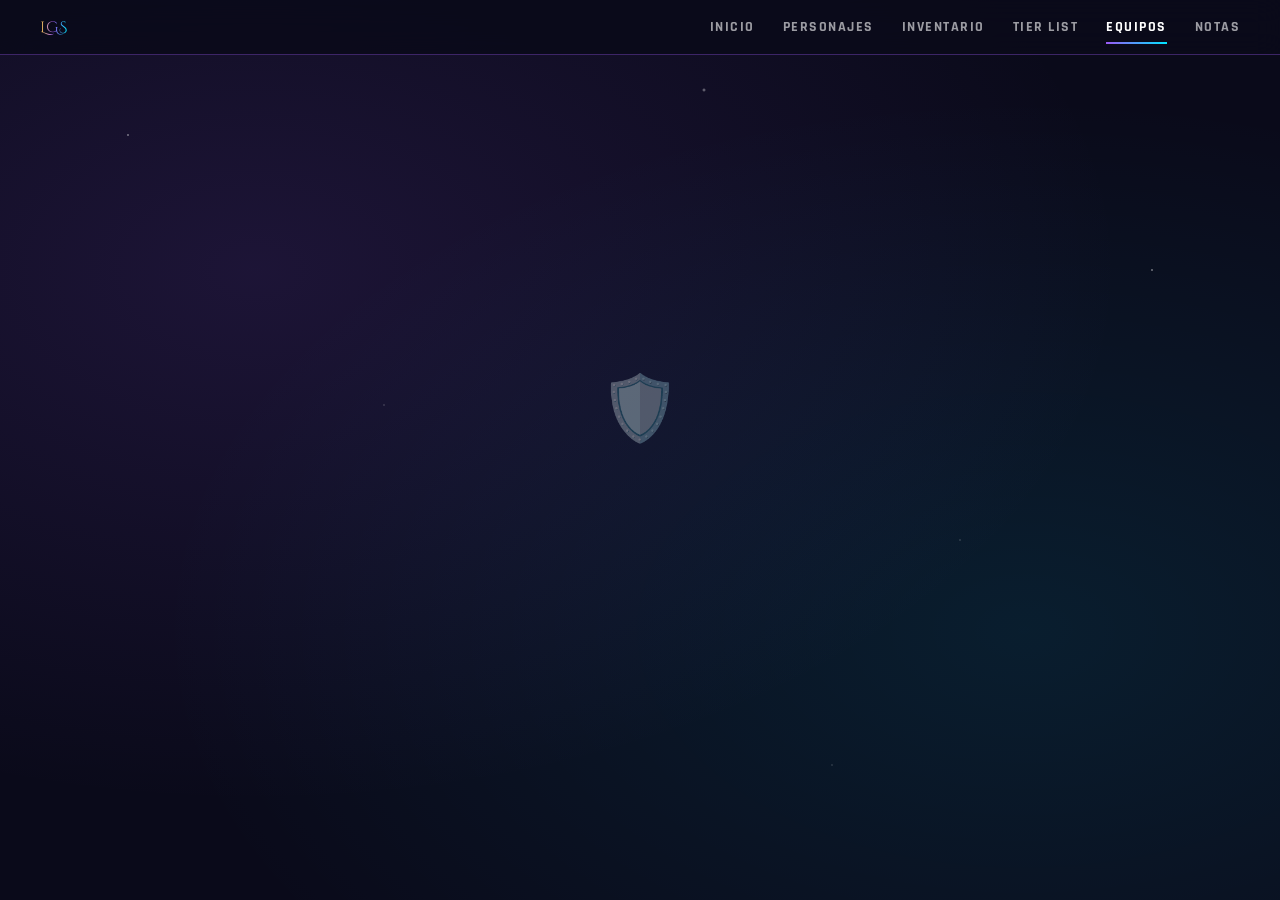
<file: LGS-WIKI-main/equipos.html>
<!DOCTYPE html>
<html lang="es">
<head>
<meta charset="UTF-8">
<meta name="viewport" content="width=device-width, initial-scale=1.0">
<title>Equipos · LGS Wiki</title>
<link rel="stylesheet" href="styles.css">
</head>
<body data-page="equipos">
<div class="bg-layer"></div>
<nav>
  <div class="nav-logo" onclick="goTo('home')">LGS</div>
  <button class="nav-hamburger" id="nav-hamburger" aria-label="Menú">
    <span></span><span></span><span></span>
  </button>
  <div class="nav-links" id="nav-links">
    <button class="nav-btn" data-page="home"       onclick="goTo('home');closeMenu()">Inicio</button>
    <button class="nav-btn" data-page="personajes" onclick="goTo('personajes');closeMenu()">Personajes</button>
    <button class="nav-btn" data-page="inventario" onclick="goTo('inventario');closeMenu()">Inventario</button>
    <button class="nav-btn" data-page="tierlist"   onclick="goTo('tierlist');closeMenu()">Tier List</button>
    <button class="nav-btn" data-page="equipos"    onclick="goTo('equipos');closeMenu()">Equipos</button>
    <button class="nav-btn" data-page="notas"      onclick="goTo('notas');closeMenu()">Notas</button>
  </div>
</nav>
<div class="coming-soon">
  <div class="cs-icon">🛡️</div>
  <div class="cs-title">Equipos Recomendados</div>
  <div class="cs-sub">PRÓXIMAMENTE</div>
</div>
<script src="scripts.js" defer></script>
</body>
</html>
</file>
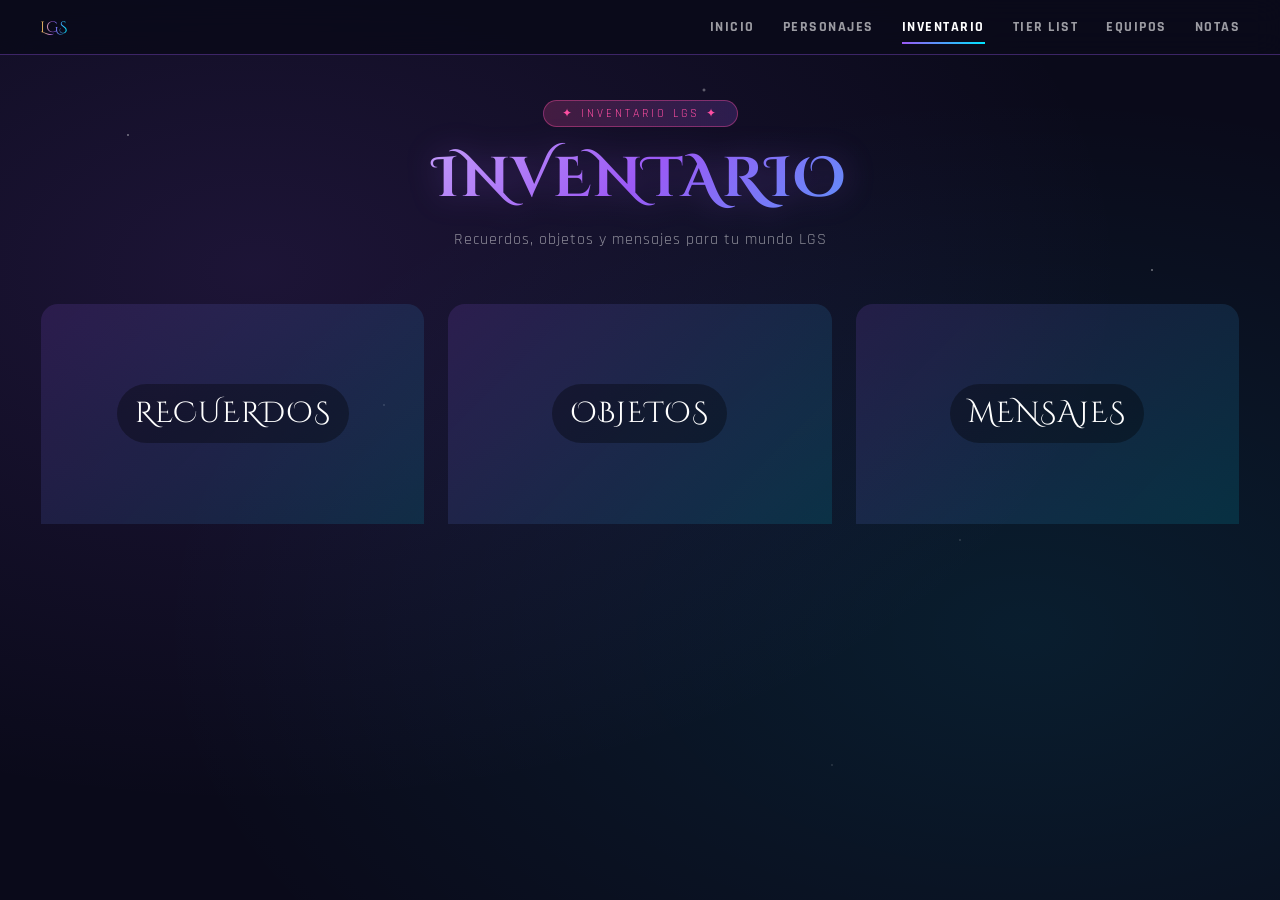
<file: LGS-WIKI-main/inventario.html>
<!DOCTYPE html>
<html lang="es">
<head>
<meta charset="UTF-8">
<meta name="viewport" content="width=device-width, initial-scale=1.0">
<title>Inventario LGS · LGS Wiki</title>
<link rel="stylesheet" href="styles.css">
</head>
<body data-page="inventario">
<div class="bg-layer"></div>
<nav>
  <div class="nav-logo" onclick="goTo('home')">LGS</div>
  <button class="nav-hamburger" id="nav-hamburger" aria-label="Menú">
    <span></span><span></span><span></span>
  </button>
  <div class="nav-links" id="nav-links">
    <button class="nav-btn" data-page="home"       onclick="goTo('home');closeMenu()">Inicio</button>
    <button class="nav-btn" data-page="personajes" onclick="goTo('personajes');closeMenu()">Personajes</button>
    <button class="nav-btn" data-page="inventario" onclick="goTo('inventario');closeMenu()">Inventario</button>
    <button class="nav-btn" data-page="tierlist"   onclick="goTo('tierlist');closeMenu()">Tier List</button>
    <button class="nav-btn" data-page="equipos"    onclick="goTo('equipos');closeMenu()">Equipos</button>
    <button class="nav-btn" data-page="notas"      onclick="goTo('notas');closeMenu()">Notas</button>
  </div>
</nav>
<div class="inventory-wrap">
  <div class="section-header">
    <div class="section-badge">✦ Inventario LGS ✦</div>
    <h2 class="section-title">Inventario</h2>
    <p class="section-sub">Recuerdos, objetos y mensajes para tu mundo LGS</p>
  </div>
  <div class="inventory-grid">
    <article class="inventory-card">
      <div class="inventory-card-media inventory-card-media-recuerdos">
        <span>Recuerdos</span>
      </div>
      <div class="inventory-card-body">
        <div class="inventory-card-title">Recuerdos</div>
        <p class="inventory-card-desc">Espacio para colocar imágenes de momentos clave, eventos y colecciones de recuerdos dentro del universo LGS.</p>
        <div class="inventory-card-notice">Añade aquí banners, capturas o ilustraciones relacionadas con tus recuerdos.</div>
      </div>
    </article>
    <article class="inventory-card">
      <div class="inventory-card-media inventory-card-media-objetos">
        <span>Objetos</span>
      </div>
      <div class="inventory-card-body">
        <div class="inventory-card-title">Objetos</div>
        <p class="inventory-card-desc">Lugar para subir imágenes de objetos especiales, ítems de colección y equipamiento de tu inventario.</p>
        <div class="inventory-card-notice">Perfecto para inventario de rarezas, objetos de evento o decoración temática.</div>
      </div>
    </article>
    <article class="inventory-card">
      <div class="inventory-card-media inventory-card-media-mensajes">
        <span>Mensajes</span>
      </div>
      <div class="inventory-card-body">
        <div class="inventory-card-title">Mensajes</div>
        <p class="inventory-card-desc">Sección para imágenes de notas, mensajes especiales o capturas de chats y contenido social.</p>
        <div class="inventory-card-notice">Usa este espacio para guardar comunicación memorable en formato visual.</div>
      </div>
    </article>
  </div>
</div>
<script src="scripts.js" defer></script>
</body>
</html>
</file>
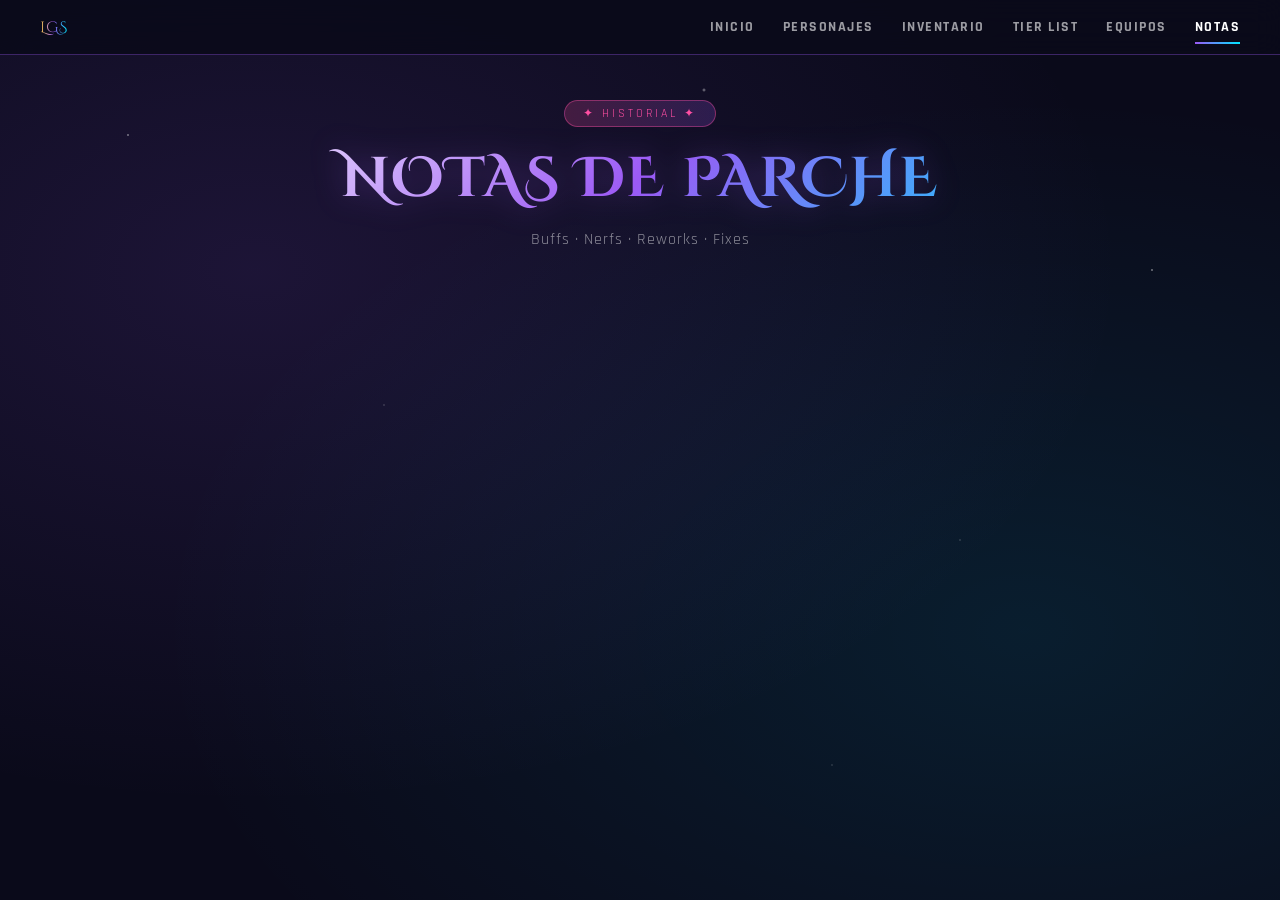
<file: LGS-WIKI-main/notas.html>
<!DOCTYPE html>
<html lang="es">
<head>
<meta charset="UTF-8">
<meta name="viewport" content="width=device-width, initial-scale=1.0">
<title>LGS Wiki – Notas de Parche</title>
<link rel="stylesheet" href="styles.css">
<style>
/* ── Versiones selector ── */
.patch-wrap{padding:100px 40px 60px;max-width:1100px;margin:0 auto;}

.version-tabs{display:flex;flex-wrap:wrap;gap:8px;margin-bottom:36px;justify-content:center;}
.vtab{background:rgba(255,255,255,.05);border:1px solid rgba(255,255,255,.12);border-radius:20px;
  padding:6px 18px;font-size:.82rem;font-weight:700;cursor:pointer;transition:all .22s;
  color:rgba(255,255,255,.55);letter-spacing:1px;font-family:'Rajdhani',sans-serif;}
.vtab:hover{border-color:rgba(155,89,245,.5);color:#fff;}
.vtab.active{background:rgba(155,89,245,.22);border-color:var(--violet);color:#fff;}

/* ── Bloque de versión ── */
.patch-block{display:none;}
.patch-block.active{display:block;}

/* Cambios generales */
.general-card{background:rgba(255,255,255,.03);border:1px solid rgba(0,229,255,.18);
  border-radius:14px;padding:20px 24px;margin-bottom:32px;}
.general-title{font-family:'Cinzel Decorative',cursive;font-size:.78rem;color:var(--cyan);
  letter-spacing:3px;text-transform:uppercase;margin-bottom:14px;padding-bottom:8px;
  border-bottom:1px solid rgba(0,229,255,.12);}
.change-list{display:flex;flex-direction:column;gap:8px;}
.change-item{display:flex;align-items:flex-start;gap:10px;font-size:.9rem;
  color:rgba(255,255,255,.7);line-height:1.5;}
.change-tag{font-size:.68rem;font-weight:700;letter-spacing:1.5px;text-transform:uppercase;
  border-radius:6px;padding:2px 8px;white-space:nowrap;flex-shrink:0;margin-top:1px;}
.tag-buff   {background:rgba(46,213,115,.15);color:#2ed573;border:1px solid rgba(46,213,115,.3);}
.tag-nerf   {background:rgba(255,71,87,.15); color:#ff4757;border:1px solid rgba(255,71,87,.3);}
.tag-rework {background:rgba(0,229,255,.15); color:var(--cyan);border:1px solid rgba(0,229,255,.3);}
.tag-nuevo  {background:rgba(245,200,66,.15);color:var(--gold);border:1px solid rgba(245,200,66,.3);}
.tag-fix    {background:rgba(155,89,245,.15);color:var(--violet);border:1px solid rgba(155,89,245,.3);}

/* ── Grid de personajes ── */
.patch-chars-title{font-family:'Cinzel Decorative',cursive;font-size:.78rem;color:var(--pink);
  letter-spacing:3px;text-transform:uppercase;margin-bottom:16px;padding-bottom:8px;
  border-bottom:1px solid rgba(255,79,163,.12);}
.patch-chars-grid{display:grid;grid-template-columns:repeat(auto-fill,minmax(220px,1fr));gap:14px;}

/* Card personaje en notas */
.pchar-card{background:rgba(255,255,255,.03);border:1px solid rgba(255,255,255,.08);
  border-radius:12px;overflow:hidden;cursor:pointer;transition:border-color .25s,box-shadow .25s;}
.pchar-card:hover{border-color:rgba(155,89,245,.4);box-shadow:0 8px 30px rgba(0,0,0,.3);}
.pchar-card.open{border-color:rgba(155,89,245,.5);}

.pchar-header{display:flex;align-items:center;gap:12px;padding:14px 16px;}
.pchar-dot{width:11px;height:11px;border-radius:50%;flex-shrink:0;}
.pchar-name{font-family:'Cinzel Decorative',cursive;font-size:.78rem;color:#fff;letter-spacing:.5px;flex:1;}
.pchar-role{font-size:.7rem;color:rgba(255,255,255,.35);letter-spacing:1px;}
.pchar-arrow{font-size:.7rem;color:rgba(255,255,255,.3);transition:transform .25s;margin-left:auto;}
.pchar-card.open .pchar-arrow{transform:rotate(180deg);}
.pchar-changes-count{font-size:.68rem;background:rgba(155,89,245,.2);border:1px solid rgba(155,89,245,.3);
  border-radius:10px;padding:1px 7px;color:var(--violet);font-weight:700;}

/* Cambios del personaje (colapsable) */
.pchar-body{max-height:0;overflow:hidden;transition:max-height .35s ease;}
.pchar-card.open .pchar-body{max-height:600px;}
.pchar-body-inner{padding:0 16px 14px;border-top:1px solid rgba(255,255,255,.06);padding-top:12px;}

/* Sin cambios en esta versión */
.no-changes{font-size:.82rem;color:rgba(255,255,255,.25);font-style:italic;text-align:center;padding:8px 0;}
</style>
</head>
<body data-page="notas">
<div class="bg-layer"></div>

<nav>
  <div class="nav-logo" onclick="goTo('home')">LGS</div>
  <button class="nav-hamburger" id="nav-hamburger" aria-label="Menú">
    <span></span><span></span><span></span>
  </button>
  <div class="nav-links" id="nav-links">
    <button class="nav-btn" data-page="home"       onclick="goTo('home');closeMenu()">Inicio</button>
    <button class="nav-btn" data-page="personajes" onclick="goTo('personajes');closeMenu()">Personajes</button>
    <button class="nav-btn" data-page="inventario" onclick="goTo('inventario');closeMenu()">Inventario</button>
    <button class="nav-btn" data-page="tierlist"   onclick="goTo('tierlist');closeMenu()">Tier List</button>
    <button class="nav-btn" data-page="equipos"    onclick="goTo('equipos');closeMenu()">Equipos</button>
    <button class="nav-btn" data-page="notas"      onclick="goTo('notas');closeMenu()">Notas</button>
  </div>
</nav>

<div class="patch-wrap">
  <!-- HEADER -->
  <div class="section-header">
    <div class="section-badge">✦ Historial ✦</div>
    <h1 class="section-title">Notas de Parche</h1>
    <p class="section-sub">Buffs · Nerfs · Reworks · Fixes</p>
  </div>

  <!-- SELECTOR DE VERSIÓN -->
  <div class="version-tabs" id="version-tabs"></div>

  <!-- BLOQUES POR VERSIÓN (generados por JS) -->
  <div id="patch-blocks"></div>
</div>

<script src="scripts.js" defer></script>
<script>
// ══════════════════════════════════════════
// DATOS DE PARCHES — Editá acá para agregar
// ══════════════════════════════════════════
const PATCHES = [
  {
    version: 'V1.0',
    fecha: '01/05/2025',
    general: [
      { tag: 'nuevo',  texto: 'Lanzamiento oficial del juego. ¡Bienvenidos al universo LGS!' },
      { tag: 'nuevo',  texto: 'Se añaden los primeros 2 personajes: ReyDNS y Miki.' },
      { tag: 'nuevo',  texto: 'Sistema de Paradigmas implementado: cada personaje tiene una vía de combate única.' },
      { tag: 'nuevo',  texto: 'Mecánica de Tambor de Balas introducida para ReyDNS.' },
    ],
    personajes: [
      {
        id: 1,
        cambios: [
          { tag: 'nuevo', texto: 'ReyDNS agregado al roster. Rol: Main DPS · Elemento: Fuego.' },
          { tag: 'nuevo', texto: 'Habilidad "Fuego a Discreción" disponible desde el inicio.' },
        ]
      },
      {
        id: 2,
        cambios: [
          { tag: 'nuevo', texto: 'Miki agregada al roster. Rol: Soporte/Control · Elemento: Vacío.' },
          { tag: 'nuevo', texto: 'Mecánica de Engranajes implementada en su Talento.' },
        ]
      }
    ]
  },
  {
    version: 'V1.1',
    fecha: '15/05/2025',
    general: [
      { tag: 'fix',    texto: 'Corregido bug donde los turnos se saltaban al usar Ultimate seguida de Habilidad.' },
      { tag: 'rework', texto: 'Sistema de velocidad rebalanceado: la fórmula de orden de turno fue ajustada.' },
      { tag: 'buff',   texto: 'La Resistencia a Efectos base de todos los personajes aumentó de 10 a 15.' },
    ],
    personajes: [
      {
        id: 1,
        cambios: [
          { tag: 'nerf',  texto: 'ATQ base reducido de 380 a 360.' },
          { tag: 'buff',  texto: 'Las "Balas de Ban" ahora ignoran un 5% adicional de DEF en todos los niveles.' },
          { tag: 'fix',   texto: 'Corregido bug donde "Privilegios de Owner" no activaba correctamente en ciertas condiciones.' },
        ]
      },
      {
        id: 2,
        cambios: [
          { tag: 'buff',   texto: 'HP base aumentado de 680 a 720.' },
          { tag: 'rework', texto: '"Muteo Temporal" ahora tiene 90% de probabilidad base (antes 85%).' },
        ]
      }
    ]
  }
];

// ══════════════════════════════════════════
// RENDERIZADO
// ══════════════════════════════════════════
const TAG_LABELS = {
  buff:'Buff', nerf:'Nerf', rework:'Rework', nuevo:'Nuevo', fix:'Fix'
};

function renderPatches() {
  const tabsEl   = document.getElementById('version-tabs');
  const blocksEl = document.getElementById('patch-blocks');

  // Tabs de versión (más reciente primero)
  const sorted = [...PATCHES].reverse();
  sorted.forEach((patch, i) => {
    const tab = document.createElement('button');
    tab.className = 'vtab' + (i === 0 ? ' active' : '');
    tab.textContent = patch.version + ' — ' + patch.fecha;
    tab.dataset.v = patch.version;
    tab.addEventListener('click', () => switchVersion(patch.version));
    tabsEl.appendChild(tab);
  });

  // Bloques de contenido
  sorted.forEach((patch, i) => {
    const block = document.createElement('div');
    block.className = 'patch-block' + (i === 0 ? ' active' : '');
    block.dataset.v = patch.version;

    // Cambios generales
    const generalHTML = patch.general.map(c => `
      <div class="change-item">
        <span class="change-tag tag-${c.tag}">${TAG_LABELS[c.tag]}</span>
        <span>${c.texto}</span>
      </div>`).join('');

    // Personajes
    const charsHTML = patch.personajes.map(pc => {
      const char = CHARS.find(c => c.id === pc.id);
      if (!char) return '';
      const el = EC[char.element];
      const changesHTML = pc.cambios.length
        ? pc.cambios.map(c => `
            <div class="change-item">
              <span class="change-tag tag-${c.tag}">${TAG_LABELS[c.tag]}</span>
              <span>${c.texto}</span>
            </div>`).join('')
        : '<div class="no-changes">Sin cambios en esta versión.</div>';

      return `
        <div class="pchar-card" onclick="togglePChar(this)">
          <div class="pchar-header">
            <div class="pchar-dot" style="background:${el.color};box-shadow:0 0 7px ${el.color}"></div>
            <div class="pchar-name">${char.name}</div>
            <div class="pchar-role">${char.role}</div>
            <span class="pchar-changes-count">${pc.cambios.length} cambios</span>
            <span class="pchar-arrow">▼</span>
          </div>
          <div class="pchar-body">
            <div class="pchar-body-inner change-list">${changesHTML}</div>
          </div>
        </div>`;
    }).join('');

    block.innerHTML = `
      <div class="general-card">
        <div class="general-title">🌐 Cambios Generales</div>
        <div class="change-list">${generalHTML}</div>
      </div>
      <div class="patch-chars-title">⚔️ Cambios de Personajes</div>
      <div class="patch-chars-grid">${charsHTML}</div>`;

    blocksEl.appendChild(block);
  });
}

function switchVersion(v) {
  document.querySelectorAll('.vtab').forEach(t => t.classList.toggle('active', t.dataset.v === v));
  document.querySelectorAll('.patch-block').forEach(b => b.classList.toggle('active', b.dataset.v === v));
}

function togglePChar(card) {
  card.classList.toggle('open');
}

document.addEventListener('DOMContentLoaded', () => {
  renderPatches();
});
</script>
</body>
</html>
</file>
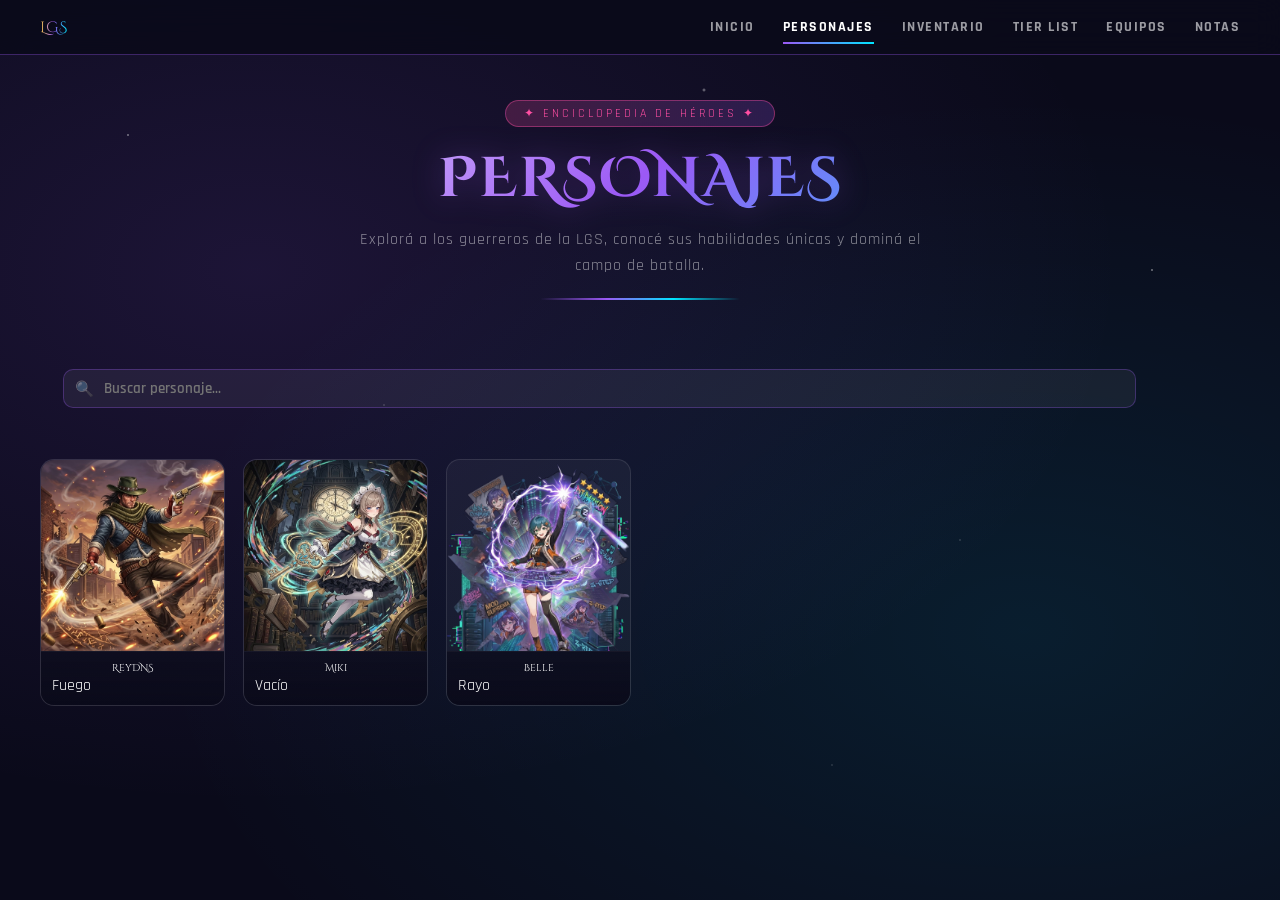
<file: LGS-WIKI-main/personajes.html>
<!DOCTYPE html>
<html lang="es">
<head>
<meta charset="UTF-8">
<meta name="viewport" content="width=device-width, initial-scale=1.0">
<title>Personajes · LGS Wiki</title>
<link rel="stylesheet" href="styles.css">
</head>
<body data-page="personajes">
<div class="bg-layer"></div>
<nav>
  <div class="nav-logo" onclick="goTo('home')">LGS</div>
  <button class="nav-hamburger" id="nav-hamburger" aria-label="Menú">
    <span></span><span></span><span></span>
  </button>
  <div class="nav-links" id="nav-links">
    <button class="nav-btn" data-page="home"       onclick="goTo('home');closeMenu()">Inicio</button>
    <button class="nav-btn" data-page="personajes" onclick="goTo('personajes');closeMenu()">Personajes</button>
    <button class="nav-btn" data-page="inventario" onclick="goTo('inventario');closeMenu()">Inventario</button>
    <button class="nav-btn" data-page="tierlist"   onclick="goTo('tierlist');closeMenu()">Tier List</button>
    <button class="nav-btn" data-page="equipos"    onclick="goTo('equipos');closeMenu()">Equipos</button>
    <button class="nav-btn" data-page="notas"      onclick="goTo('notas');closeMenu()">Notas</button>
  </div>
</nav>

<div class="chars-wrap">
  <div class="section-header">
    <div class="section-badge">✦ Enciclopedia de Héroes ✦</div>
    <h2 class="section-title">Personajes</h2>
    <p class="section-sub">Explorá a los guerreros de la LGS, conocé sus habilidades únicas y dominá el campo de batalla.</p>
    <div class="hero-divider" style="margin: 20px auto;"></div>
  </div>

  <div class="filters">
    <div class="search-wrap">
      <span class="s-icon">🔍</span>
      <input type="text" id="search-input" placeholder="Buscar personaje...">
    </div>
    <div class="count-lbl"><span id="char-count">0</span> personajes</div>
  </div>

  <div class="chars-grid" id="chars-grid"></div>
</div>

<div class="modal-overlay" id="modal-overlay">
  <div class="modal">
    <button class="modal-close" id="modal-close">✕</button>
    <div id="modal-content"></div>
  </div>
</div>
<script src="scripts.js" defer></script>
</body>
</html>
</file>
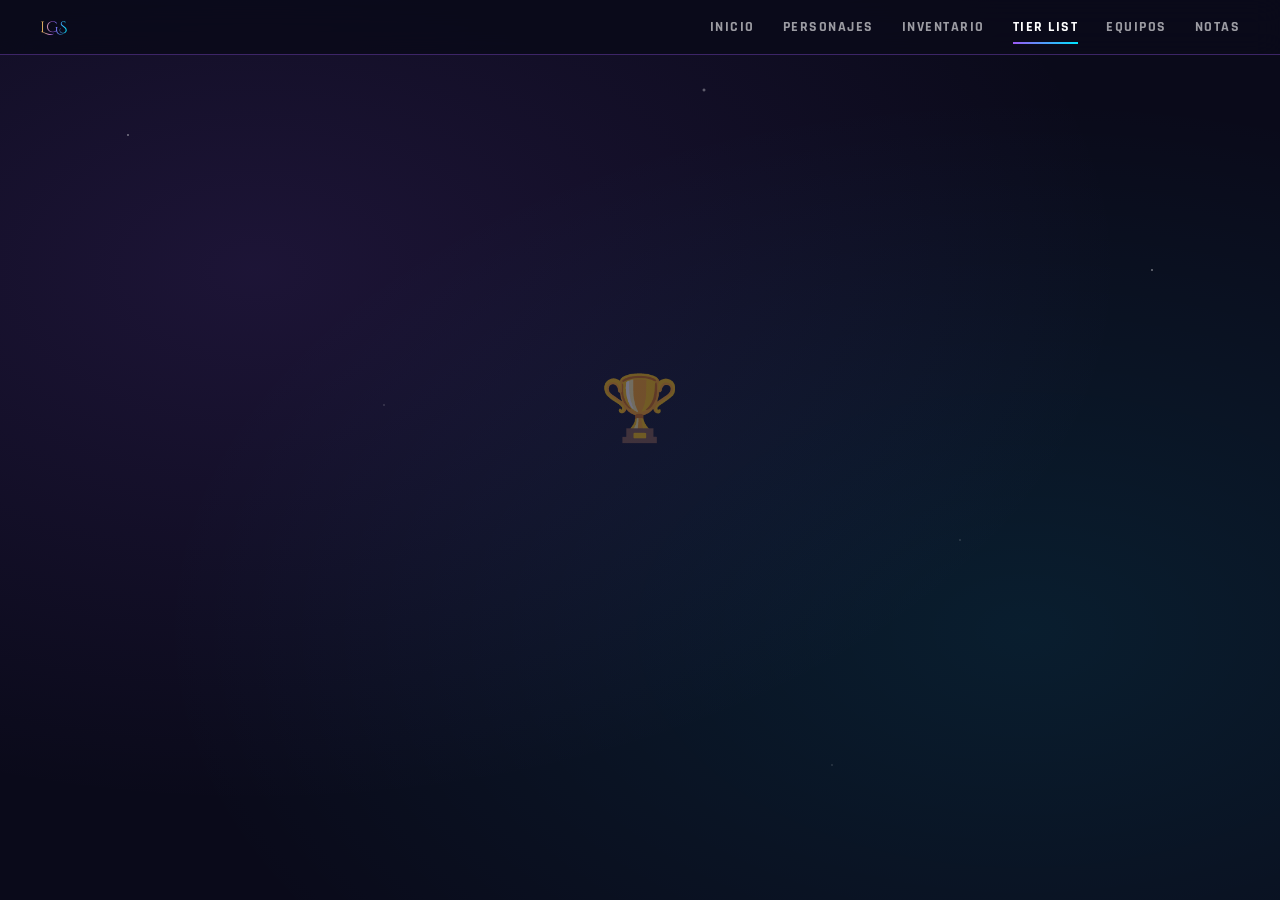
<file: LGS-WIKI-main/tierlist.html>
<!DOCTYPE html>
<html lang="es">
<head>
<meta charset="UTF-8">
<meta name="viewport" content="width=device-width, initial-scale=1.0">
<title>Tier List · LGS Wiki</title>
<link rel="stylesheet" href="styles.css">
</head>
<body data-page="tierlist">
<div class="bg-layer"></div>
<nav>
  <div class="nav-logo" onclick="goTo('home')">LGS</div>
  <button class="nav-hamburger" id="nav-hamburger" aria-label="Menú">
    <span></span><span></span><span></span>
  </button>
  <div class="nav-links" id="nav-links">
    <button class="nav-btn" data-page="home"       onclick="goTo('home');closeMenu()">Inicio</button>
    <button class="nav-btn" data-page="personajes" onclick="goTo('personajes');closeMenu()">Personajes</button>
    <button class="nav-btn" data-page="inventario" onclick="goTo('inventario');closeMenu()">Inventario</button>
    <button class="nav-btn" data-page="tierlist"   onclick="goTo('tierlist');closeMenu()">Tier List</button>
    <button class="nav-btn" data-page="equipos"    onclick="goTo('equipos');closeMenu()">Equipos</button>
    <button class="nav-btn" data-page="notas"      onclick="goTo('notas');closeMenu()">Notas</button>
  </div>
</nav>
<div class="coming-soon">
  <div class="cs-icon">🏆</div>
  <div class="cs-title">Tier List</div>
  <div class="cs-sub">PRÓXIMAMENTE</div>
</div>
<script src="scripts.js" defer></script>
</body>
</html>
</file>
<file: css/styles.css>
@import url('https://fonts.googleapis.com/css2?family=Cinzel+Decorative:wght@700;900&family=Rajdhani:wght@400;600;700&display=swap');
*{margin:0;padding:0;box-sizing:border-box;}
:root{
  --gold:#f5c842;--violet:#9b59f5;--cyan:#00e5ff;--pink:#ff4fa3;
  --bg:#0a0a1a;--border:rgba(155,89,245,0.35);
  --fuego:#ff6b35;--hidro:#4fc3f7;--aero:#b2ff59;--geo:#ffca28;
  --electro:#ce93d8;--crio:#80deea;--flora:#69f0ae;
  --celestial:#ffe082;--umbral:#9e9e9e;--caos:#e040fb;
}
html,body{height:100%;background:var(--bg);color:#fff;font-family:'Rajdhani',sans-serif;overflow-x:hidden;}

.bg-layer{position:fixed;inset:0;z-index:0;pointer-events:none;
  background:radial-gradient(ellipse at 20% 30%,rgba(155,89,245,.13) 0%,transparent 60%),
             radial-gradient(ellipse at 80% 70%,rgba(0,229,255,.09) 0%,transparent 60%),var(--bg);}
.bg-layer::before{content:'';position:absolute;inset:0;
  background-image:radial-gradient(1.5px 1.5px at 10% 15%,rgba(255,255,255,.6) 0%,transparent 100%),
    radial-gradient(1px 1px at 30% 45%,rgba(255,255,255,.4) 0%,transparent 100%),
    radial-gradient(2px 2px at 55% 10%,rgba(255,255,255,.5) 0%,transparent 100%),
    radial-gradient(1px 1px at 75% 60%,rgba(255,255,255,.4) 0%,transparent 100%),
    radial-gradient(1.5px 1.5px at 90% 30%,rgba(255,255,255,.6) 0%,transparent 100%),
    radial-gradient(1px 1px at 65% 85%,rgba(255,255,255,.35) 0%,transparent 100%);
  animation:twinkle 4s ease-in-out infinite alternate;}
@keyframes twinkle{from{opacity:.6}to{opacity:1}}

/* ── NAV ── */
nav{position:fixed;top:0;left:0;right:0;z-index:300;display:flex;align-items:center;justify-content:space-between;
  padding:14px 40px;background:rgba(10,10,26,.9);backdrop-filter:blur(14px);
  border-bottom:1px solid var(--border);}
.nav-logo{font-family:'Cinzel Decorative',cursive;font-size:.95rem;cursor:pointer;
  background:linear-gradient(90deg,var(--gold),var(--violet),var(--cyan));
  -webkit-background-clip:text;background-clip:text;-webkit-text-fill-color:transparent;}

/* Links — visibles en desktop, ocultos en móvil */
.nav-links{display:flex;gap:28px;}

.nav-btn{background:none;border:none;color:rgba(255,255,255,.6);cursor:pointer;
  font-family:'Rajdhani',sans-serif;font-size:.9rem;font-weight:700;letter-spacing:1.5px;
  text-transform:uppercase;padding:4px 0;position:relative;transition:color .2s;}
.nav-btn::after{content:'';position:absolute;bottom:-4px;left:0;right:0;height:2px;
  background:linear-gradient(90deg,var(--violet),var(--cyan));
  transform:scaleX(0);transition:transform .3s;transform-origin:left;}
.nav-btn:hover,.nav-btn.active{color:#fff;}
.nav-btn.active::after,.nav-btn:hover::after{transform:scaleX(1);}

/* Hamburguesa — oculta en desktop */
.nav-hamburger{
  display:none;
  flex-direction:column;
  justify-content:center;
  align-items:center;
  gap:5px;
  background:none;
  border:1px solid rgba(155,89,245,.4);
  border-radius:8px;
  cursor:pointer;
  padding:8px 9px;
  z-index:310;
  flex-shrink:0;
}
.nav-hamburger span{
  display:block;
  width:22px;height:2px;
  background:rgba(255,255,255,.85);
  border-radius:2px;
  transition:transform .3s,opacity .3s;
}
.nav-hamburger.open span:nth-child(1){transform:translateY(7px) rotate(45deg);}
.nav-hamburger.open span:nth-child(2){opacity:0;}
.nav-hamburger.open span:nth-child(3){transform:translateY(-7px) rotate(-45deg);}

/* ── HOME ── */
.home-wrap{min-height:100vh;display:flex;flex-direction:column;align-items:center;
  justify-content:center;text-align:center;padding:100px 20px 60px;}
.hero-badge{display:inline-block;background:linear-gradient(90deg,rgba(155,89,245,.2),rgba(0,229,255,.2));
  border:1px solid rgba(0,229,255,.4);border-radius:20px;padding:6px 20px;
  font-size:.78rem;letter-spacing:3px;text-transform:uppercase;color:var(--cyan);margin-bottom:24px;
  animation:fadeInDown .8s ease both;}
.hero-title{font-family:'Cinzel Decorative',cursive;font-size:clamp(2rem,6vw,4.5rem);line-height:1.1;
  background:linear-gradient(135deg,#fff 0%,var(--gold) 40%,var(--violet) 70%,var(--cyan) 100%);
  -webkit-background-clip:text;background-clip:text;-webkit-text-fill-color:transparent;
  background-size:200% 200%;animation:gradShift 4s ease infinite,fadeInDown 1s ease both;margin-bottom:8px;}
@keyframes gradShift{0%,100%{background-position:0 50%}50%{background-position:100% 50%}}
.hero-sub{font-family:'Cinzel Decorative',cursive;font-size:clamp(.9rem,2vw,1.6rem);
  color:rgba(255,255,255,.45);letter-spacing:4px;margin-bottom:24px;animation:fadeInDown 1.1s ease both;}
.hero-divider{width:200px;height:2px;background:linear-gradient(90deg,transparent,var(--violet),var(--cyan),transparent);
  margin:0 auto 40px;animation:fadeIn 1.2s ease both;}
.hero-desc{max-width:540px;font-size:1.05rem;color:rgba(255,255,255,.55);line-height:1.7;
  margin-bottom:48px;animation:fadeInUp 1.2s ease both;}
.home-cards{display:grid;grid-template-columns:repeat(auto-fit,minmax(210px,1fr));
  gap:22px;max-width:880px;width:100%;animation:fadeInUp 1.4s ease both;}
.home-card{background:rgba(255,255,255,.04);border:1px solid var(--border);border-radius:16px;
  padding:30px 22px;cursor:pointer;transition:transform .3s,box-shadow .3s,border-color .3s;
  text-align:center;position:relative;overflow:hidden;}
.home-card::before{content:'';position:absolute;inset:0;
  background:linear-gradient(135deg,var(--c1,var(--violet)),var(--c2,var(--cyan)));
  opacity:0;transition:opacity .3s;}
.home-card:hover{transform:translateY(-8px) scale(1.03);border-color:transparent;
  box-shadow:0 20px 60px rgba(0,0,0,.4),0 0 28px var(--c1,var(--violet));}
.home-card:hover::before{opacity:.12;}
.home-card.c-chars{--c1:#ff4fa3;--c2:#9b59f5;}
.home-card.c-tier{--c1:#f5c842;--c2:#ff6b35;}
.home-card.c-inventario{--c1:#ffcc00;--c2:#f2994a;}
.home-card.c-teams{--c1:#00e5ff;--c2:#00b894;}
.hcard-icon{font-size:2.6rem;margin-bottom:14px;display:block;position:relative;z-index:1;
  filter:drop-shadow(0 0 10px var(--c1,var(--violet)));transition:transform .3s;}
.home-card:hover .hcard-icon{transform:scale(1.15) rotate(-5deg);}
.hcard-title{font-family:'Cinzel Decorative',cursive;font-size:.95rem;color:#fff;
  margin-bottom:7px;position:relative;z-index:1;letter-spacing:1px;}
.hcard-desc{font-size:.85rem;color:rgba(255,255,255,.5);line-height:1.5;position:relative;z-index:1;}
.home-stats{display:flex;gap:48px;margin-top:54px;animation:fadeInUp 1.6s ease both;}
.hstat-num{font-family:'Cinzel Decorative',cursive;font-size:2rem;
  background:linear-gradient(90deg,var(--gold),var(--violet));
  -webkit-background-clip:text;background-clip:text;-webkit-text-fill-color:transparent;}
.hstat-label{font-size:.78rem;letter-spacing:2px;text-transform:uppercase;color:rgba(255,255,255,.4);margin-top:4px;}

/* ── SECCIONES ── */
.chars-wrap{padding:100px 40px 60px;max-width:1300px;margin:0 auto;}

.section-header {
  text-align: center;
  margin-bottom: 50px;
  animation: fadeInDown 0.8s ease both;
}

.section-badge{
  display:inline-block;
  background:linear-gradient(90deg,rgba(255,79,163,.2),rgba(155,89,245,.2)); 
  border:1px solid rgba(255,79,163,.4);
  border-radius:20px;
  padding:5px 18px; 
  font-size:.75rem;
  letter-spacing:3px;
  text-transform:uppercase;
  color:var(--pink);
  margin-bottom:14px;
}

.section-title {
  font-family: 'Cinzel Decorative', cursive;
  font-size: clamp(2rem, 5vw, 3.5rem);
  background: linear-gradient(135deg, #fff 0%, var(--violet) 50%, var(--cyan) 100%);
  background-clip: text;
  -webkit-background-clip: text;
  -webkit-text-fill-color: transparent;
  margin-bottom: 10px;
  text-transform: uppercase;
  letter-spacing: 2px;
  filter: drop-shadow(0 0 15px rgba(155, 89, 245, 0.3));
}

.section-sub {
  color: rgba(255, 255, 255, 0.5);
  font-size: 1rem;
  max-width: 600px;
  margin: 0 auto;
  line-height: 1.6;
  letter-spacing: 1px;
}
/* ── INVENTARIO ── */
.inventory-wrap{padding:100px 40px 60px;max-width:1300px;margin:0 auto;}
.inventory-grid{display:grid;grid-template-columns:repeat(auto-fit,minmax(260px,1fr));gap:22px;margin-top:24px;}
.inventory-card{background:rgba(255,255,255,.04);border:1px solid rgba(255,255,255,.08);border-radius:18px;overflow:hidden;
  display:flex;flex-direction:column;transition:transform .3s,box-shadow .3s;}
.inventory-card:hover{transform:translateY(-6px);box-shadow:0 18px 50px rgba(0,0,0,.28);}
.inventory-card-media{position:relative;min-height:220px;display:flex;align-items:center;justify-content:center;
  background:linear-gradient(135deg,rgba(155,89,245,.15),rgba(0,229,255,.12));color:#fff;
  text-transform:uppercase;font-family:'Cinzel Decorative',cursive;font-size:1.8rem;letter-spacing:1px;}
.inventory-card-media span{background:rgba(0,0,0,.35);padding:10px 18px;border-radius:999px;}
.inventory-card-media-recuerdos{background:linear-gradient(135deg,#40123a,#220923);}
.inventory-card-media-objetos{background:linear-gradient(135deg,#10343d,#0d5668);}
.inventory-card-media-mensajes{background:linear-gradient(135deg,#2e1f3d,#5d3d7b);}
.inventory-card-body{padding:22px;display:flex;flex-direction:column;gap:12px;}
.inventory-card-title{font-family:'Cinzel Decorative',cursive;font-size:1.1rem;color:#fff;}
.inventory-card-desc{color:rgba(255,255,255,.6);line-height:1.65;font-size:.94rem;}
.inventory-card-notice{font-size:.82rem;color:rgba(255,255,255,.35);padding-top:4px;border-top:1px solid rgba(255,255,255,.06);}

/* ── FILTROS ── */
.filters {
  background: rgba(20, 20, 40, 0.8);
  border: 1px solid rgba(155, 89, 245, 0.4);
  border-radius: 16px;
  padding: 18px 22px;
  margin-bottom: 24px;
  display: flex;
  flex-wrap: wrap;
  align-items: flex-start;
  gap: 20px;
  position: relative;
  z-index: 1;
}
.search-wrap{position:relative;flex:1;min-width:200px;}
.search-wrap input{width:100%;background:rgba(255,255,255,.06);border:1px solid rgba(155,89,245,.3);
  border-radius:10px;padding:9px 14px 9px 40px;color:#fff;font-family:'Rajdhani',sans-serif;
  font-size:.92rem;font-weight:600;outline:none;transition:border-color .3s;}
.search-wrap input::placeholder{color:rgba(255,255,255,.3);}
.search-wrap input:focus{border-color:var(--violet);}
.s-icon{position:absolute;left:12px;top:50%;transform:translateY(-50%);opacity:.45;font-size:.95rem;}
.fg{display:flex;flex-direction:column;gap:7px;}
.fl{font-size:.68rem;letter-spacing:2px;text-transform:uppercase;color:rgba(255,255,255,.35);}
.fp{display:flex;flex-wrap:wrap;gap:5px;}
.pill {
  background: #1a1a2e;
  border: 1px solid #5a4a8a;
  color: #ddd;
  padding: 6px 14px;
  font-size: 0.85rem;
  font-weight: 600;
  border-radius: 20px;
  cursor: pointer;
  transition: all 0.2s;
  display: flex;
  align-items: center;
  gap: 6px;
  white-space: nowrap;
  user-select: none;
}

.pill:hover {
  background: #2e2a4a;
  border-color: var(--violet);
  color: #fff;
}

.pill.active {
  background: rgba(155, 89, 245, 0.3);
  border-color: var(--violet);
  color: #fff;
  box-shadow: 0 0 12px rgba(155, 89, 245, 0.4);
}
.count-lbl {
  margin-left: auto;
  color: #ffffff;
  font-size: 0.9rem;
  font-weight: 600;
  white-space: nowrap;
  background: rgba(155, 89, 245, 0.15);
  padding: 6px 14px;
  border-radius: 20px;
  border: 1px solid rgba(155, 89, 245, 0.4);
}
#char-count {
  color: var(--cyan);
  font-weight: 700;
  font-size: 1rem;
}
/* ── CARDS PERSONAJES ── */
.chars-grid{display:grid;grid-template-columns:repeat(auto-fill,minmax(165px,1fr));gap:18px;}
.char-card{position:relative;border-radius:14px;overflow:hidden;cursor:pointer;aspect-ratio:3/4;
  background:rgba(255,255,255,.04);border:1px solid rgba(255,255,255,.1);
  display:flex;flex-direction:column;transition:transform .3s,box-shadow .3s,border-color .3s;}
.char-card:hover{transform:translateY(-8px) scale(1.03);}
.char-card[data-rarity="5"]{border-color:rgba(245,200,66,.3);}
.char-card[data-rarity="5"]:hover{border-color:var(--gold);box-shadow:0 20px 50px rgba(0,0,0,.5),0 0 28px rgba(245,200,66,.3);}
.char-card[data-rarity="4"]{border-color:rgba(155,89,245,.25);}
.char-card[data-rarity="4"]:hover{border-color:var(--violet);box-shadow:0 20px 50px rgba(0,0,0,.5),0 0 22px rgba(155,89,245,.3);}
.card-art{flex:1;position:relative;overflow:hidden;}
.card-art img{width:100%;height:100%;object-fit:cover;object-position:top center;display:block;transition:transform .4s;}
.char-card:hover .card-art img{transform:scale(1.08);}
.card-art-bg{width:100%;height:100%;display:flex;align-items:center;justify-content:center;}
.elem-badge{position:absolute;top:9px;left:9px;width:13px;height:13px;border-radius:50%;
  border:2px solid rgba(255,255,255,.2);z-index:2;}
.rarity-badge{position:absolute;top:7px;right:7px;z-index:2;display:flex;gap:1px;
  background:rgba(0,0,0,.55);border-radius:7px;padding:3px 5px;backdrop-filter:blur(4px);}
.star{font-size:.52rem;line-height:1;}
.card-footer{padding:9px 11px;background:linear-gradient(0deg,rgba(10,10,26,.97),rgba(10,10,26,.7));
  border-top:1px solid rgba(255,255,255,.06);}
.card-name{font-family:'Cinzel Decorative',cursive;font-size:.63rem;color:#fff;
  text-align:center;white-space:nowrap;overflow:hidden;text-overflow:ellipsis;}
.card-el-name{font-size:.65rem;color:rgba(255,255,255,.33);text-align:center;margin-top:2px;letter-spacing:1px;}
.empty-state{grid-column:1/-1;text-align:center;padding:70px 20px;color:rgba(255,255,255,.22);}
.empty-icon{font-size:2.8rem;margin-bottom:14px;display:block;}
.empty-text{font-family:'Cinzel Decorative',cursive;font-size:.85rem;letter-spacing:2px;}

/* ── MODAL ── */
.modal-overlay{position:fixed;inset:0;z-index:500;background:rgba(0,0,0,.82);
  backdrop-filter:blur(8px);display:flex;align-items:center;justify-content:center;
  padding:20px;opacity:0;pointer-events:none;transition:opacity .28s;}
.modal-overlay.open{opacity:1;pointer-events:all;}
.modal{background:linear-gradient(160deg,#0f0f24,#0a0a1a);border-radius:18px;
  border:1px solid rgba(155,89,245,.3);max-width:860px;width:100%;max-height:88vh;
  overflow-y:auto;position:relative;transform:translateY(28px);transition:transform .28s;}
.modal-overlay.open .modal{transform:translateY(0);}
.modal::-webkit-scrollbar{width:5px;}
.modal::-webkit-scrollbar-track{background:rgba(255,255,255,.02);}
.modal::-webkit-scrollbar-thumb{background:rgba(155,89,245,.4);border-radius:3px;}
.modal-hero{position:relative;height:320px;overflow:hidden;border-radius:18px 18px 0 0;}
.modal-hero-img{width:100%;height:100%;object-fit:cover;object-position:top center;display:block;}
.modal-hero-bg{width:100%;height:100%;}
.modal-hero-grad{position:absolute;inset:0;
  background:linear-gradient(0deg,#0a0a1a 0%,rgba(10,10,26,.25) 55%,transparent 100%);}
.modal-close{position:absolute;top:14px;right:14px;z-index:10;background:rgba(0,0,0,.6);
  border:1px solid rgba(255,255,255,.18);border-radius:50%;width:34px;height:34px;
  color:#fff;font-size:1rem;cursor:pointer;display:flex;align-items:center;justify-content:center;
  transition:background .2s;backdrop-filter:blur(4px);}
.modal-close:hover{background:rgba(255,79,163,.45);}
.modal-hero-info{position:absolute;bottom:18px;left:26px;right:26px;}
.modal-name{font-family:'Cinzel Decorative',cursive;font-size:clamp(1.3rem,3vw,2rem);
  color:#fff;text-shadow:0 2px 18px rgba(0,0,0,.9);margin-bottom:4px;}
.modal-tagline{font-size:.85rem;color:rgba(255,255,255,.5);font-style:italic;letter-spacing:1px;}
.modal-badges{display:flex;align-items:center;gap:8px;margin-top:9px;flex-wrap:wrap;}
.mbadge{display:flex;align-items:center;gap:5px;background:rgba(0,0,0,.55);
  border-radius:20px;padding:3px 11px;font-size:.78rem;font-weight:700;letter-spacing:.8px;
  border:1px solid rgba(255,255,255,.12);backdrop-filter:blur(4px);}
.mbadge-dot{width:9px;height:9px;border-radius:50%;}
.mbadge-role{background:rgba(155,89,245,.15);border-color:rgba(155,89,245,.35);color:var(--violet);}
.mbadge-rarity{border-color:rgba(245,200,66,.3);}
.mbadge-paradigma{background:rgba(0,229,255,.08);border-color:rgba(0,229,255,.3);color:var(--cyan);}
.mbadge-via{background:rgba(245,200,66,.12);border-color:rgba(245,200,66,.4);color:var(--gold);
  font-family:'Rajdhani',sans-serif;font-weight:700;cursor:pointer;letter-spacing:.8px;
  transition:background .2s;}
.mbadge-via:hover{background:rgba(245,200,66,.25);}
.modal-body{padding:22px 26px 30px;}
.ms-title{font-family:'Cinzel Decorative',cursive;font-size:.75rem;color:var(--cyan);
  letter-spacing:3px;text-transform:uppercase;margin-bottom:12px;padding-bottom:7px;
  border-bottom:1px solid rgba(0,229,255,.14);}
.ms{margin-bottom:26px;}
.stats-grid{display:grid;grid-template-columns:repeat(auto-fill,minmax(155px,1fr));gap:7px;}
.srow{display:flex;justify-content:space-between;align-items:center;
  background:rgba(255,255,255,.04);border-radius:8px;padding:6px 11px;
  border:1px solid rgba(255,255,255,.05);}
.sname{font-size:.78rem;color:rgba(255,255,255,.48);font-weight:600;}
.sval{font-size:.85rem;color:#fff;font-weight:700;}
.skill-card{background:rgba(255,255,255,.04);border:1px solid rgba(255,255,255,.07);
  border-radius:11px;padding:14px 16px;margin-bottom:10px;transition:border-color .3s;}
.skill-card:hover{border-color:rgba(155,89,245,.3);}
.sk-head{display:flex;align-items:center;gap:9px;margin-bottom:7px;}
.sk-icon{font-size:1.1rem;}
.sk-name{font-family:'Cinzel Decorative',cursive;font-size:.74rem;color:var(--gold);letter-spacing:.8px;}
.sk-type{font-size:.68rem;color:rgba(255,255,255,.32);letter-spacing:2px;text-transform:uppercase;margin-left:auto;}
.sk-flavor{font-size:.8rem;color:rgba(255,255,255,.42);font-style:italic;margin-bottom:7px;line-height:1.5;}
.sk-desc{font-size:.86rem;color:rgba(255,255,255,.73);line-height:1.6;}
.sk-desc strong{color:var(--cyan);}
.ptable{width:100%;border-collapse:collapse;}
.ptable th{font-size:.7rem;letter-spacing:2px;text-transform:uppercase;color:rgba(255,255,255,.32);
  padding:7px 11px;text-align:left;border-bottom:1px solid rgba(255,255,255,.07);}
.ptable td{padding:8px 11px;font-size:.83rem;border-bottom:1px solid rgba(255,255,255,.04);}
.ptable tr:last-child td{border-bottom:none;}
.ptable tr:hover td{background:rgba(255,255,255,.03);}
.pnum{color:var(--gold);font-weight:700;text-align:center;font-family:'Cinzel Decorative',cursive;}
.pname{color:var(--violet);font-weight:700;}
.pdesc{color:rgba(255,255,255,.62);line-height:1.5;}
.pdesc strong{color:var(--cyan);}

/* ── COMING SOON ── */
.coming-soon{min-height:100vh;display:flex;flex-direction:column;align-items:center;
  justify-content:center;text-align:center;padding:100px 20px;}
.cs-icon{font-size:4rem;margin-bottom:20px;opacity:.4;}
.cs-title{font-family:'Cinzel Decorative',cursive;font-size:1.4rem;color:rgba(255,255,255,.25);
  letter-spacing:3px;margin-bottom:10px;}
.cs-sub{font-size:.9rem;color:rgba(255,255,255,.15);letter-spacing:2px;}

/* ── KEYFRAMES ── */
@keyframes fadeInDown{from{opacity:0;transform:translateY(-24px)}to{opacity:1;transform:translateY(0)}}
@keyframes fadeInUp{from{opacity:0;transform:translateY(24px)}to{opacity:1;transform:translateY(0)}}
@keyframes fadeIn{from{opacity:0}to{opacity:1}}

/* ══════════════════════════════
   TABLET (≤ 900px)
══════════════════════════════ */
@media (max-width:900px){
  nav{padding:14px 20px;}
  .home-cards{grid-template-columns:repeat(2,1fr);gap:14px;}
  .home-wrap{padding:90px 16px 50px;}
  .hero-title{font-size:clamp(1.8rem,7vw,3.2rem);}
  .hero-sub{font-size:clamp(.8rem,2.5vw,1.3rem);}
  .hero-desc{font-size:.98rem;}
  .chars-wrap{padding:90px 20px 50px;}
}

/* ══════════════════════════════
   MÓVIL (≤ 600px)
══════════════════════════════ */
@media (max-width:600px){
  nav{padding:12px 16px;}

  /* Mostrar hamburguesa */
  .nav-hamburger{display:flex;}

  /* Ocultar links y convertirlos en drawer lateral */
  .nav-links{
    display:flex; /* siempre flex, pero fuera de pantalla */
    position:fixed;
    top:0;right:0;
    height:100vh;
    width:72%;
    max-width:280px;
    background:rgba(10,10,26,.97);
    backdrop-filter:blur(16px);
    border-left:1px solid rgba(155,89,245,.3);
    flex-direction:column;
    align-items:flex-start;
    justify-content:center;
    gap:4px;
    padding:40px 28px;
    transform:translateX(100%);
    transition:transform .3s ease;
    z-index:305;
  }
  .nav-links.open{transform:translateX(0);}

  .nav-btn{
    font-size:1.05rem;
    padding:12px 0;
    width:100%;
    text-align:left;
    border-bottom:1px solid rgba(255,255,255,.06);
  }
  .nav-btn::after{display:none;}

  /* Home */
  .home-wrap{padding:80px 14px 44px;}
  .hero-title{font-size:clamp(1.5rem,9vw,2.4rem);}
  .hero-sub{font-size:.85rem;letter-spacing:3px;}
  .hero-desc{font-size:.92rem;}
  .hero-divider{width:140px;}
  .home-cards{grid-template-columns:1fr 1fr;gap:10px;}
  .hcard-icon{font-size:2rem;margin-bottom:10px;}
  .hcard-title{font-size:.82rem;}
  .hcard-desc{font-size:.75rem;}
  .home-stats{gap:28px;}
  .hstat-num{font-size:1.6rem;}
  .hstat-label{font-size:.7rem;}

  /* Personajes */
  .chars-wrap{padding:80px 12px 40px;}
  .chars-grid{grid-template-columns:repeat(auto-fill,minmax(130px,1fr));gap:12px;}
  .simple-search{margin:0 0 24px;max-width:100%;}

  /* Modal */
  .modal{max-height:95vh;border-radius:14px;}
  .modal-hero{height:220px;}
  .modal-body{padding:16px 16px 24px;}
  .stats-grid{grid-template-columns:repeat(2,1fr);}
  .ptable th,.ptable td{padding:6px 8px;font-size:.78rem;}
}

/* ══════════════════════════════
   MUY CHICO (≤ 380px)
══════════════════════════════ */
@media (max-width:380px){
  .home-cards{grid-template-columns:1fr;}
  .hero-title{font-size:1.4rem;}
  .chars-grid{grid-template-columns:repeat(2,1fr);}
}
/* ── RASGO ÚNICO ── */
.rasgo-desc {
  color: rgba(255,255,255,.55);
  font-size: .88rem;
  line-height: 1.6;
  margin-bottom: 14px;
  font-style: italic;
}

.rasgo-grid {
  display: grid;
  grid-template-columns: repeat(auto-fill, minmax(200px, 1fr));
  gap: 10px;
}

.rasgo-card {
  background: rgba(255,255,255,.05);
  border: 1px solid rgba(245,200,66,.25);
  border-radius: 12px;
  padding: 12px 14px;
  transition: border-color .3s, box-shadow .3s;
}

.rasgo-card:hover {
  border-color: var(--gold);
  box-shadow: 0 0 14px rgba(245,200,66,.15);
}

.rasgo-ally {
  font-size: .72rem;
  text-transform: uppercase;
  letter-spacing: 2px;
  color: var(--cyan);
  margin-bottom: 4px;
}

.rasgo-name {
  font-family: 'Cinzel Decorative', cursive;
  font-size: .78rem;
  color: var(--gold);
  margin-bottom: 6px;
}

.rasgo-text {
  font-size: .82rem;
  color: rgba(255,255,255,.65);
  line-height: 1.55;
}
/* ── TOOLTIP GLOBAL (POSITION FIXED) ── */
#global-tooltip {
  position: fixed;
  z-index: 9999;
  background: #0f0f24;
  border: 1px solid var(--cyan);
  color: #fff;
  padding: 6px 12px;
  border-radius: 6px;
  font-size: 0.75rem;
  max-width: 220px;
  white-space: normal;
  word-break: break-word;
  box-shadow: 0 4px 12px rgba(0,0,0,.6);
  pointer-events: none;
  opacity: 0;
  transition: opacity 0.2s;
}

#global-tooltip.visible {
  opacity: 1;
}
</file>
<file: LGS-WIKI-main/styles.css>
@import url('https://fonts.googleapis.com/css2?family=Cinzel+Decorative:wght@700;900&family=Rajdhani:wght@400;600;700&display=swap');

*{margin:0;padding:0;box-sizing:border-box;}

:root{
  --gold:#f5c842;--violet:#9b59f5;--cyan:#00e5ff;--pink:#ff4fa3;
  --bg:#0a0a1a;--border:rgba(155,89,245,0.35);
  --fuego:#ff6b35;--hidro:#4fc3f7;--aero:#b2ff59;--geo:#ffca28;
  --electro:#ce93d8;--crio:#80deea;--flora:#69f0ae;
  --celestial:#ffe082;--umbral:#9e9e9e;--caos:#e040fb;
}

html,body{height:100%;background:var(--bg);color:#fff;font-family:'Rajdhani',sans-serif;overflow-x:hidden;}

/* ── CAPA DE FONDO ── */
.bg-layer{position:fixed;inset:0;z-index:0;pointer-events:none;
  background:radial-gradient(ellipse at 20% 30%,rgba(155,89,245,.13) 0%,transparent 60%),
             radial-gradient(ellipse at 80% 70%,rgba(0,229,255,.09) 0%,transparent 60%),var(--bg);}
.bg-layer::before{content:'';position:absolute;inset:0;
  background-image:radial-gradient(1.5px 1.5px at 10% 15%,rgba(255,255,255,.6) 0%,transparent 100%),
    radial-gradient(1px 1px at 30% 45%,rgba(255,255,255,.4) 0%,transparent 100%),
    radial-gradient(2px 2px at 55% 10%,rgba(255,255,255,.5) 0%,transparent 100%),
    radial-gradient(1px 1px at 75% 60%,rgba(255,255,255,.4) 0%,transparent 100%),
    radial-gradient(1.5px 1.5px at 90% 30%,rgba(255,255,255,.6) 0%,transparent 100%),
    radial-gradient(1px 1px at 65% 85%,rgba(255,255,255,.35) 0%,transparent 100%);
  animation:twinkle 4s ease-in-out infinite alternate;}
@keyframes twinkle{from{opacity:.6}to{opacity:1}}

/* ── NAV ── */
nav{position:fixed;top:0;left:0;right:0;z-index:300;display:flex;align-items:center;justify-content:space-between;
  padding:14px 40px;background:rgba(10,10,26,.9);backdrop-filter:blur(14px);
  border-bottom:1px solid var(--border);}
.nav-logo{font-family:'Cinzel Decorative',cursive;font-size:.95rem;cursor:pointer;
  background:linear-gradient(90deg,var(--gold),var(--violet),var(--cyan));
  -webkit-background-clip:text;background-clip:text;-webkit-text-fill-color:transparent;}
.nav-links{display:flex;gap:28px;}
.nav-btn{background:none;border:none;color:rgba(255,255,255,.6);cursor:pointer;
  font-family:'Rajdhani',sans-serif;font-size:.9rem;font-weight:700;letter-spacing:1.5px;
  text-transform:uppercase;padding:4px 0;position:relative;transition:color .2s;}
.nav-btn::after{content:'';position:absolute;bottom:-4px;left:0;right:0;height:2px;
  background:linear-gradient(90deg,var(--violet),var(--cyan));
  transform:scaleX(0);transition:transform .3s;transform-origin:left;}
.nav-btn:hover,.nav-btn.active{color:#fff;}
.nav-btn.active::after,.nav-btn:hover::after{transform:scaleX(1);}

.nav-hamburger{display:none;flex-direction:column;justify-content:center;align-items:center;gap:5px;background:none;border:1px solid rgba(155,89,245,.4);border-radius:8px;cursor:pointer;padding:8px 9px;z-index:310;flex-shrink:0;}
.nav-hamburger span{display:block;width:22px;height:2px;background:rgba(255,255,255,.85);border-radius:2px;transition:transform .3s,opacity .3s;}
.nav-hamburger.open span:nth-child(1){transform:translateY(7px) rotate(45deg);}
.nav-hamburger.open span:nth-child(2){opacity:0;}
.nav-hamburger.open span:nth-child(3){transform:translateY(-7px) rotate(-45deg);}

/* ── HOME ── */
.home-wrap{min-height:100vh;display:flex;flex-direction:column;align-items:center;justify-content:center;text-align:center;padding:100px 20px 60px;}
.hero-badge{display:inline-block;background:linear-gradient(90deg,rgba(155,89,245,.2),rgba(0,229,255,.2));border:1px solid rgba(0,229,255,.4);border-radius:20px;padding:6px 20px;font-size:.78rem;letter-spacing:3px;text-transform:uppercase;color:var(--cyan);margin-bottom:24px;animation:fadeInDown .8s ease both;}
.hero-title{font-family:'Cinzel Decorative',cursive;font-size:clamp(2rem,6vw,4.5rem);line-height:1.1;background:linear-gradient(135deg,#fff 0%,var(--gold) 40%,var(--violet) 70%,var(--cyan) 100%);-webkit-background-clip:text;background-clip:text;-webkit-text-fill-color:transparent;background-size:200% 200%;animation:gradShift 4s ease infinite,fadeInDown 1s ease both;margin-bottom:8px;}
@keyframes gradShift{0%,100%{background-position:0 50%}50%{background-position:100% 50%}}
.hero-sub{font-family:'Cinzel Decorative',cursive;font-size:clamp(.9rem,2vw,1.6rem);color:rgba(255,255,255,.45);letter-spacing:4px;margin-bottom:24px;animation:fadeInDown 1.1s ease both;}
.hero-divider{width:200px;height:2px;background:linear-gradient(90deg,transparent,var(--violet),var(--cyan),transparent);margin:0 auto 40px;animation:fadeIn 1.2s ease both;}
.hero-desc{max-width:540px;font-size:1.05rem;color:rgba(255,255,255,.55);line-height:1.7;margin-bottom:48px;animation:fadeInUp 1.2s ease both;}
.home-cards{display:grid;grid-template-columns:repeat(auto-fit,minmax(210px,1fr));gap:22px;max-width:880px;width:100%;animation:fadeInUp 1.4s ease both;}
.home-card{background:rgba(255,255,255,.04);border:1px solid var(--border);border-radius:16px;padding:30px 22px;cursor:pointer;transition:transform .3s,box-shadow .3s,border-color .3s;text-align:center;position:relative;overflow:hidden;}
.home-card::before{content:'';position:absolute;inset:0;background:linear-gradient(135deg,var(--c1,var(--violet)),var(--c2,var(--cyan)));opacity:0;transition:opacity .3s;}
.home-card:hover{transform:translateY(-8px) scale(1.03);border-color:transparent;box-shadow:0 20px 60px rgba(0,0,0,.4),0 0 28px var(--c1,var(--violet));}
.home-card:hover::before{opacity:.12;}
.home-card.c-chars{--c1:#ff4fa3;--c2:#9b59f5;}
.home-card.c-tier{--c1:#f5c842;--c2:#ff6b35;}
.home-card.c-inventario{--c1:#ffcc00;--c2:#f2994a;}
.home-card.c-teams{--c1:#00e5ff;--c2:#00b894;}
.hcard-icon{font-size:2.6rem;margin-bottom:14px;display:block;position:relative;z-index:1;filter:drop-shadow(0 0 10px var(--c1,var(--violet)));transition:transform .3s;}
.home-card:hover .hcard-icon{transform:scale(1.15) rotate(-5deg);}
.hcard-title{font-family:'Cinzel Decorative',cursive;font-size:.95rem;color:#fff;margin-bottom:7px;position:relative;z-index:1;letter-spacing:1px;}
.hcard-desc{font-size:.85rem;color:rgba(255,255,255,.5);line-height:1.5;position:relative;z-index:1;}
.home-stats{display:flex;gap:48px;margin-top:54px;animation:fadeInUp 1.6s ease both;}
.hstat-num{font-family:'Cinzel Decorative',cursive;font-size:2rem;background:linear-gradient(90deg,var(--gold),var(--violet));-webkit-background-clip:text;background-clip:text;-webkit-text-fill-color:transparent;}
.hstat-label{font-size:.78rem;letter-spacing:2px;text-transform:uppercase;color:rgba(255,255,255,.4);margin-top:4px;}

/* ── SECCIONES ── */
.chars-wrap{padding:100px 40px 60px;max-width:1300px;margin:0 auto;}
.section-header{text-align:center;margin-bottom:50px;animation:fadeInDown 0.8s ease both;}
.section-badge{display:inline-block;background:linear-gradient(90deg,rgba(255,79,163,.2),rgba(155,89,245,.2));border:1px solid rgba(255,79,163,.4);border-radius:20px;padding:5px 18px;font-size:.75rem;letter-spacing:3px;text-transform:uppercase;color:var(--pink);margin-bottom:14px;}
.section-title{font-family:'Cinzel Decorative',cursive;font-size:clamp(2rem, 5vw, 3.5rem);background:linear-gradient(135deg, #fff 0%, var(--violet) 50%, var(--cyan) 100%);background-clip:text;-webkit-background-clip:text;-webkit-text-fill-color:transparent;margin-bottom:10px;text-transform:uppercase;letter-spacing:2px;filter:drop-shadow(0 0 15px rgba(155, 89, 245, 0.3));}
.section-sub{color:rgba(255, 255, 255, 0.5);font-size:1rem;max-width:600px;margin:0 auto;line-height:1.6;letter-spacing:1px;}

/* ── INVENTARIO ── */
.inventory-wrap{padding:100px 40px 60px;max-width:1300px;margin:0 auto;}
.inventory-grid{display:grid;grid-template-columns:repeat(auto-fit,minmax(260px,1fr));gap:22px;margin-top:24px;}
.inventory-card{background:rgba(255,255,255,.04);border:1px solid rgba(255,255,255,.08);border-radius:18px;overflow:hidden;display:flex;flex-direction:column;transition:transform .3s,box-shadow .3s;}
.inventory-card:hover{transform:translateY(-6px);box-shadow:0 18px 50px rgba(0,0,0,.28);}
.inventory-card-media{position:relative;min-height:220px;display:flex;align-items:center;justify-content:center;background:linear-gradient(135deg,rgba(155,89,245,.15),rgba(0,229,255,.12));color:#fff;text-transform:uppercase;font-family:'Cinzel Decorative',cursive;font-size:1.8rem;letter-spacing:1px;}
.inventory-card-media span{background:rgba(0,0,0,.35);padding:10px 18px;border-radius:999px;}
.inventory-card-body{padding:22px;display:flex;flex-direction:column;gap:12px;}
.inventory-card-title{font-family:'Cinzel Decorative',cursive;font-size:1.1rem;color:#fff;}
.inventory-card-desc{color:rgba(255,255,255,.6);line-height:1.65;font-size:.94rem;}
.inventory-card-notice{font-size:.82rem;color:rgba(255,255,255,.35);padding-top:4px;border-top:1px solid rgba(255,255,255,.06);}

/* ── FILTROS ── */
.filters{display:flex;flex-wrap:wrap;gap:14px;align-items:flex-end;margin-bottom:32px;background:rgba(255,255,255,.03);border:1px solid var(--border);border-radius:14px;padding:18px 22px;}
.search-wrap{position:relative;flex:1;min-width:200px;}
.search-wrap input{width:100%;background:rgba(255,255,255,.06);border:1px solid rgba(155,89,245,.3);border-radius:10px;padding:9px 14px 9px 40px;color:#fff;font-family:'Rajdhani',sans-serif;font-size:.92rem;font-weight:600;outline:none;transition:border-color .3s;}
.search-wrap input:focus{border-color:var(--violet);}
.s-icon{position:absolute;left:12px;top:50%;transform:translateY(-50%);opacity:.45;font-size:.95rem;}
.pill{background:rgba(255,255,255,.05);border:1px solid rgba(255,255,255,.12);border-radius:20px;padding:4px 12px;font-size:.8rem;font-weight:600;cursor:pointer;transition:all .22s;color:rgba(255,255,255,.55);user-select:none;display:flex;align-items:center;gap:5px;}
.pill.active{background:rgba(155,89,245,.22);border-color:var(--violet);color:#fff;}
.count-lbl{margin-left:auto;color:rgba(255,255,255,.3);font-size:.82rem;white-space:nowrap;}
#char-count{color:var(--cyan);}

/* ── CARDS ── */
.chars-grid{display:grid;grid-template-columns:repeat(auto-fill,minmax(165px,1fr));gap:18px;}
.char-card{position:relative;border-radius:14px;overflow:hidden;cursor:pointer;aspect-ratio:3/4;background:rgba(255,255,255,.04);border:1px solid rgba(255,255,255,.1);display:flex;flex-direction:column;transition:transform .3s,box-shadow .3s,border-color .3s;}
.char-card:hover{transform:translateY(-8px) scale(1.03);}
.card-art{flex:1;position:relative;overflow:hidden;}
.card-art img{width:100%;height:100%;object-fit:cover;object-position:top center;display:block;transition:transform .4s;}
.card-footer{padding:9px 11px;background:linear-gradient(0deg,rgba(10,10,26,.97),rgba(10,10,26,.7));border-top:1px solid rgba(255,255,255,.06);}
.card-name{font-family:'Cinzel Decorative',cursive;font-size:.63rem;color:#fff;text-align:center;white-space:nowrap;overflow:hidden;text-overflow:ellipsis;}

/* ── NOTAS DE PARCHE ── */
.patch-wrap{padding:100px 40px 60px;max-width:1100px;margin:0 auto;}
.version-tabs{display:flex;flex-wrap:wrap;gap:8px;margin-bottom:36px;justify-content:center;}
.vtab{background:rgba(255,255,255,.05);border:1px solid rgba(255,255,255,.12);border-radius:20px;padding:6px 18px;font-size:.82rem;font-weight:700;cursor:pointer;transition:all .22s;color:rgba(255,255,255,.55);letter-spacing:1px;font-family:'Rajdhani',sans-serif;}
.vtab.active{background:rgba(155,89,245,.22);border-color:var(--violet);color:#fff;}
.patch-block{display:none;}
.patch-block.active{display:block;}
.general-card{background:rgba(255,255,255,.03);border:1px solid rgba(0,229,255,.18);border-radius:14px;padding:20px 24px;margin-bottom:32px;}
.change-item{display:flex;align-items:flex-start;gap:10px;font-size:.9rem;color:rgba(255,255,255,.7);line-height:1.5;}
.change-tag{font-size:.68rem;font-weight:700;letter-spacing:1.5px;text-transform:uppercase;border-radius:6px;padding:2px 8px;white-space:nowrap;flex-shrink:0;margin-top:1px;}
.tag-buff{background:rgba(46,213,115,.15);color:#2ed573;border:1px solid rgba(46,213,115,.3);}
.tag-nerf{background:rgba(255,71,87,.15);color:#ff4757;border:1px solid rgba(255,71,87,.3);}
.tag-rework{background:rgba(0,229,255,.15);color:var(--cyan);border:1px solid rgba(0,229,255,.3);}
.tag-nuevo{background:rgba(245,200,66,.15);color:var(--gold);border:1px solid rgba(245,200,66,.3);}
.tag-fix{background:rgba(155,89,245,.15);color:var(--violet);border:1px solid rgba(155,89,245,.3);}

/* ── MODAL ── */
.modal-overlay{position:fixed;inset:0;z-index:500;background:rgba(0,0,0,.82);backdrop-filter:blur(8px);display:flex;align-items:center;justify-content:center;padding:20px;opacity:0;pointer-events:none;transition:opacity .28s;}
.modal-overlay.open{opacity:1;pointer-events:all;}
.modal{background:linear-gradient(160deg,#0f0f24,#0a0a1a);border-radius:18px;border:1px solid rgba(155,89,245,.3);max-width:860px;width:100%;max-height:88vh;overflow-y:auto;position:relative;transform:translateY(28px);transition:transform .28s;}
.modal-overlay.open .modal{transform:translateY(0);}
.modal::-webkit-scrollbar{width:5px;}
.modal::-webkit-scrollbar-thumb{background:rgba(155,89,245,.4);border-radius:3px;}
.modal-hero{position:relative;height:320px;overflow:hidden;border-radius:18px 18px 0 0;}
.modal-hero-img{width:100%;height:100%;object-fit:cover;object-position:top center;display:block;}
.modal-hero-grad{position:absolute;inset:0;background:linear-gradient(0deg,#0a0a1a 0%,rgba(10,10,26,.25) 55%,transparent 100%);}
.modal-close{position:absolute;top:14px;right:14px;z-index:10;background:rgba(0,0,0,.6);border:1px solid rgba(255,255,255,0.18);border-radius:50%;width:34px;height:34px;color:#fff;font-size:1rem;cursor:pointer;display:flex;align-items:center;justify-content:center;backdrop-filter:blur(4px);}
.modal-hero-info{position:absolute;bottom:18px;left:26px;right:26px;}
.modal-name{font-family:'Cinzel Decorative',cursive;font-size:clamp(1.3rem,3vw,2rem);color:#fff;text-shadow:0 2px 18px rgba(0,0,0,.9);margin-bottom:4px;}
.modal-tagline{font-size:.85rem;color:rgba(255,255,255,.5);font-style:italic;letter-spacing:1px;}

/* ── CONTENEDOR DE BADGES (HORIZONTAL) ── */
.modal-badges {
  display: flex;
  flex-direction: row;
  align-items: center;
  gap: 8px;
  margin-top: 9px;
  flex-wrap: wrap;
}

.mbadge{
  display:flex;
  align-items:center;
  gap:5px;
  background:rgba(0,0,0,0.55);
  border-radius:20px;
  padding:4px 12px;
  font-size:.78rem;
  font-weight:700;
  border:1px solid rgba(255,255,255,0.12);
  backdrop-filter:blur(4px);
  color:#fff;
}
.mbadge-dot{width:9px;height:9px;border-radius:50%;}
.mbadge-role{background:rgba(155, 89, 245, 0.2);border-color:var(--violet);}
.mbadge-paradigma{background:rgba(0, 229, 255, 0.1);border-color:var(--cyan);}
.mbadge-via{background:rgba(245, 200, 66, 0.15);border-color:var(--gold);color:var(--gold);cursor:pointer;transition:0.3s;}
.mbadge-via:hover{background:rgba(245, 200, 66, 0.3);}

.modal-body{padding:22px 26px 30px;}
.ms-title{font-family:'Cinzel Decorative',cursive;font-size:.75rem;color:var(--cyan);letter-spacing:3px;text-transform:uppercase;margin-bottom:12px;padding-bottom:7px;border-bottom:1px solid rgba(0,229,255,0.14);}
.stats-grid{display:grid;grid-template-columns:repeat(auto-fill,minmax(155px,1fr));gap:7px;}
.srow{display:flex;justify-content:space-between;align-items:center;background:rgba(255,255,255,.04);border-radius:8px;padding:6px 11px;border:1px solid rgba(255,255,255,0.05);}
.skill-card{background:rgba(255,255,255,.04);border:1px solid rgba(255,255,255,0.07);border-radius:11px;padding:14px 16px;margin-bottom:10px;}
.sk-head{display:flex;align-items:center;gap:9px;margin-bottom:7px;}
.sk-name{font-family:'Cinzel Decorative',cursive;font-size:0.9rem;color:var(--gold);letter-spacing:1px;text-transform:uppercase;}

/* ── TABLA DE PINGS ── */
.ptable{width:100%;border-collapse:collapse;margin-top:10px;}
.ptable th{font-size:.7rem;letter-spacing:2px;text-transform:uppercase;color:rgba(255,255,255,.32);padding:7px 11px;text-align:left;border-bottom:1px solid rgba(255,255,255,.07);}
.ptable td{padding:12px 11px;font-size:.83rem;border-bottom:1px solid rgba(255,255,255,.04);vertical-align:top;}
.pnum{color:var(--gold);font-weight:700;text-align:center;font-family:'Cinzel Decorative',cursive;}
.pname{color:var(--violet);font-weight:700;}
.pdesc{color:rgba(255,255,255,.62);line-height:1.5;}

/* ── COMING SOON ── */
.coming-soon{min-height:100vh;display:flex;flex-direction:column;align-items:center;justify-content:center;text-align:center;padding:100px 20px;}
.cs-icon{font-size:4rem;margin-bottom:20px;opacity:.4;}
.cs-title{font-family:'Cinzel Decorative',cursive;font-size:1.4rem;color:rgba(255,255,255,.25);letter-spacing:3px;margin-bottom:10px;}
.cs-sub{font-size:.9rem;color:rgba(255,255,255,.15);letter-spacing:2px;}

/* ── KEYFRAMES ── */
@keyframes fadeInDown{from{opacity:0;transform:translateY(-24px)}to{opacity:1;transform:translateY(0)}}
@keyframes fadeInUp{from{opacity:0;transform:translateY(24px)}to{opacity:1;transform:translateY(0)}}
@keyframes fadeIn{from{opacity:0}to{opacity:1}}

/* ============================================ */
/*  TOOLTIP DE SINERGIA (VERSIÓN FUNCIONAL)     */
/* ============================================ */
.tooltip-container {
  position: absolute;
  top: 15px;
  left: 15px;
  z-index: 1000;
  display: inline-block;
}

.info-icon-btn {
  font-size: 22px;
  cursor: help;
  filter: drop-shadow(0 0 5px rgba(0, 229, 255, 0.4));
  transition: transform 0.2s;
  user-select: none;
}

.info-icon-btn:hover {
  transform: scale(1.1);
}

.tooltip-box {
  visibility: hidden;
  opacity: 0;
  width: 320px;
  background-color: rgba(13, 13, 35, 0.98);
  color: #fff;
  text-align: left;
  border: 1px solid rgba(155, 89, 245, 0.4);
  border-radius: 8px;
  padding: 15px;
  position: absolute;
  z-index: 1001;
  top: 35px;
  left: 0;
  transition: opacity 0.2s ease, transform 0.2s ease;
  transform: translateY(5px);
  box-shadow: 0 10px 30px rgba(0, 0, 0, 0.7);
  font-family: 'Rajdhani', sans-serif;
  pointer-events: none;
}

.tooltip-container:hover .tooltip-box {
  visibility: visible;
  opacity: 1;
  transform: translateY(0);
}

.sinergia-header {
  font-family: 'Rajdhani', sans-serif;
  font-weight: 700;
  color: #fff;
  font-size: 0.95rem;
  margin-bottom: 10px;
  padding-bottom: 5px;
  border-bottom: 1px solid rgba(255, 255, 255, 0.1);
}

.tooltip-box p {
  font-size: 0.88rem;
  margin-bottom: 8px;
  line-height: 1.4;
  color: rgba(255, 255, 255, 0.9);
}

.tooltip-box strong {
  color: var(--cyan);
}

.sinergia-detail {
  margin-top: 8px;
  padding-left: 10px;
  border-left: 2px solid var(--violet);
  font-size: 0.85rem;
  line-height: 1.4;
  color: rgba(255, 255, 255, 0.85);
}

/* ══════════════════════════════
   MEDIA QUERIES
══════════════════════════════ */
@media (max-width:900px){
  nav{padding:14px 20px;}
  .home-cards{grid-template-columns:repeat(2,1fr);gap:14px;}
  .home-wrap{padding:90px 16px 50px;}
}
@media (max-width:600px){
  nav{padding:12px 16px;}
  .nav-hamburger{display:flex;}
  .nav-links{display:flex;position:fixed;top:0;right:0;height:100vh;width:72%;background:rgba(10,10,26,.97);flex-direction:column;padding:40px 28px;transform:translateX(100%);transition:transform .3s ease;z-index:305;}
  .nav-links.open{transform:translateX(0);}
}
@media (max-width:380px){
  .home-cards{grid-template-columns:1fr;}
  .hero-title{font-size:1.4rem;}
  .chars-grid{grid-template-columns:repeat(2,1fr);}
}
</file>
